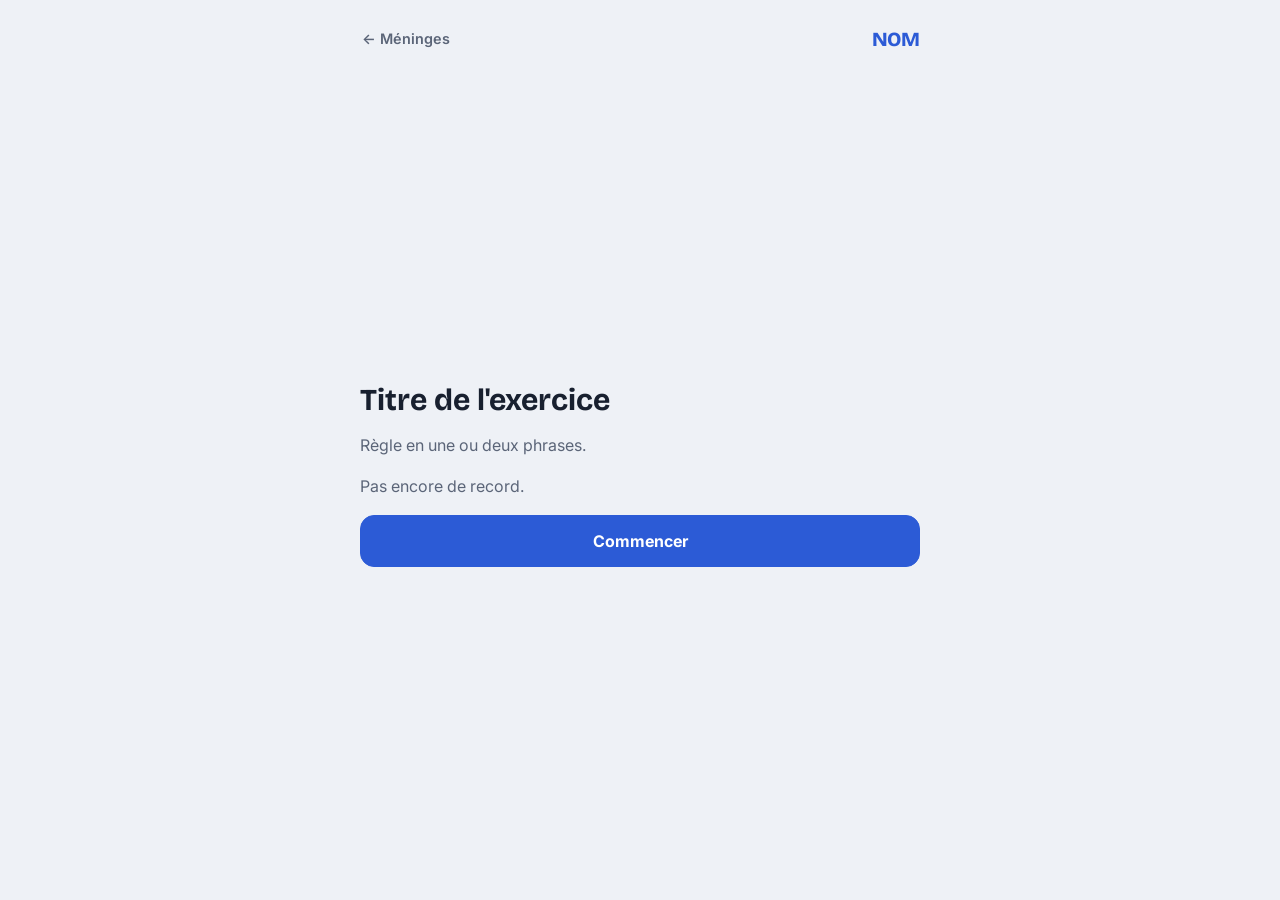
<file: exercices/_modele/index.html>
<!doctype html>
<html lang="fr">
<head>
<meta charset="utf-8">
<meta name="viewport" content="width=device-width, initial-scale=1, viewport-fit=cover">
<title>NOM DE L'EXERCICE · Méninges</title>
<meta name="apple-mobile-web-app-capable" content="yes">
<meta name="mobile-web-app-capable" content="yes">
<meta name="apple-mobile-web-app-title" content="Méninges">
<link rel="apple-touch-icon" href="../../icones/apple-touch-icon.png">
<link rel="icon" type="image/png" sizes="32x32" href="../../icones/favicon-32.png">
<link rel="manifest" href="../../manifest.webmanifest">
<link rel="preconnect" href="https://fonts.googleapis.com">
<link rel="preconnect" href="https://fonts.gstatic.com" crossorigin>
<link rel="stylesheet" href="https://fonts.googleapis.com/css2?family=Bricolage+Grotesque:opsz,wght@12..96,600;12..96,800&family=Inter:wght@400;500;600;700&display=swap">
<link rel="stylesheet" href="../../commun/style.css">
<style>
  /* Couleur propre à l'exercice : reprendre celle du catalogue (commun/commun.js) */
  :root { --exo: #2c5bd6; }
  /* Styles spécifiques à l'exercice ici */
</style>
</head>
<body>
<div class="app">
  <div class="barre">
    <a class="retour" href="../../../">← Méninges</a>
    <h1><span>NOM</span></h1>
  </div>

  <!-- 1. Intro : règle en 1 ou 2 phrases, record actuel, bouton Commencer -->
  <section class="ecran" id="intro">
    <h2>Titre de l'exercice</h2>
    <p>Règle en une ou deux phrases.</p>
    <p id="record-intro"></p>
    <div class="actions"><button class="btn principal" id="b-commencer" type="button">Commencer</button></div>
  </section>

  <!-- 2. Compte à rebours -->
  <section class="ecran" id="decompte" hidden><div class="compte" id="compte"></div></section>

  <!-- 3. Jeu -->
  <section class="ecran" id="jeu" hidden>
    <div class="info"><span id="etape">1 / 20</span><span id="chrono">0,0 s</span></div>
    <div class="progression"><i id="barre"></i></div>
    <!-- contenu du jeu -->
  </section>

  <!-- 4. Résultat : score, badge record, détail, Rejouer / Retour -->
  <section class="ecran" id="resultat" hidden>
    <h2 id="titre-resultat">Terminé !</h2>
    <div class="score" id="score"></div>
    <div><span class="record" id="badge-record" hidden>Nouveau record</span></div>
    <p class="detail" id="detail"></p>
    <div class="actions">
      <button class="btn principal" id="b-rejouer" type="button">Rejouer</button>
      <a class="btn" href="../../../" style="text-align:center;text-decoration:none">Autres exercices</a>
    </div>
  </section>
</div>

<script src="../../commun/commun.js"></script>
<script>
const SLUG = "calcul-eclair"; // slug du catalogue
const M = Meninges;

function afficherRecord() {
  const r = M.meilleur(SLUG);
  document.getElementById("record-intro").textContent = r === null ? "Pas encore de record." : "Ton record : " + M.formatScore(SLUG, r);
}

function commencer() {
  M.montrer("decompte");
  M.compteARebours(document.getElementById("compte"), demarrerJeu);
}

function demarrerJeu() {
  M.montrer("jeu");
  // ... logique du jeu ...
}

function terminer(score, detail) {
  const r = M.enregistrer(SLUG, score);
  document.getElementById("score").innerHTML = M.echap(M.formatScore(SLUG, score));
  document.getElementById("badge-record").hidden = !r.record;
  document.getElementById("detail").textContent = detail;
  M.montrer("resultat");
}

document.getElementById("b-commencer").onclick = commencer;
document.getElementById("b-rejouer").onclick = commencer;
afficherRecord();
</script>
</body>
</html>
</file>
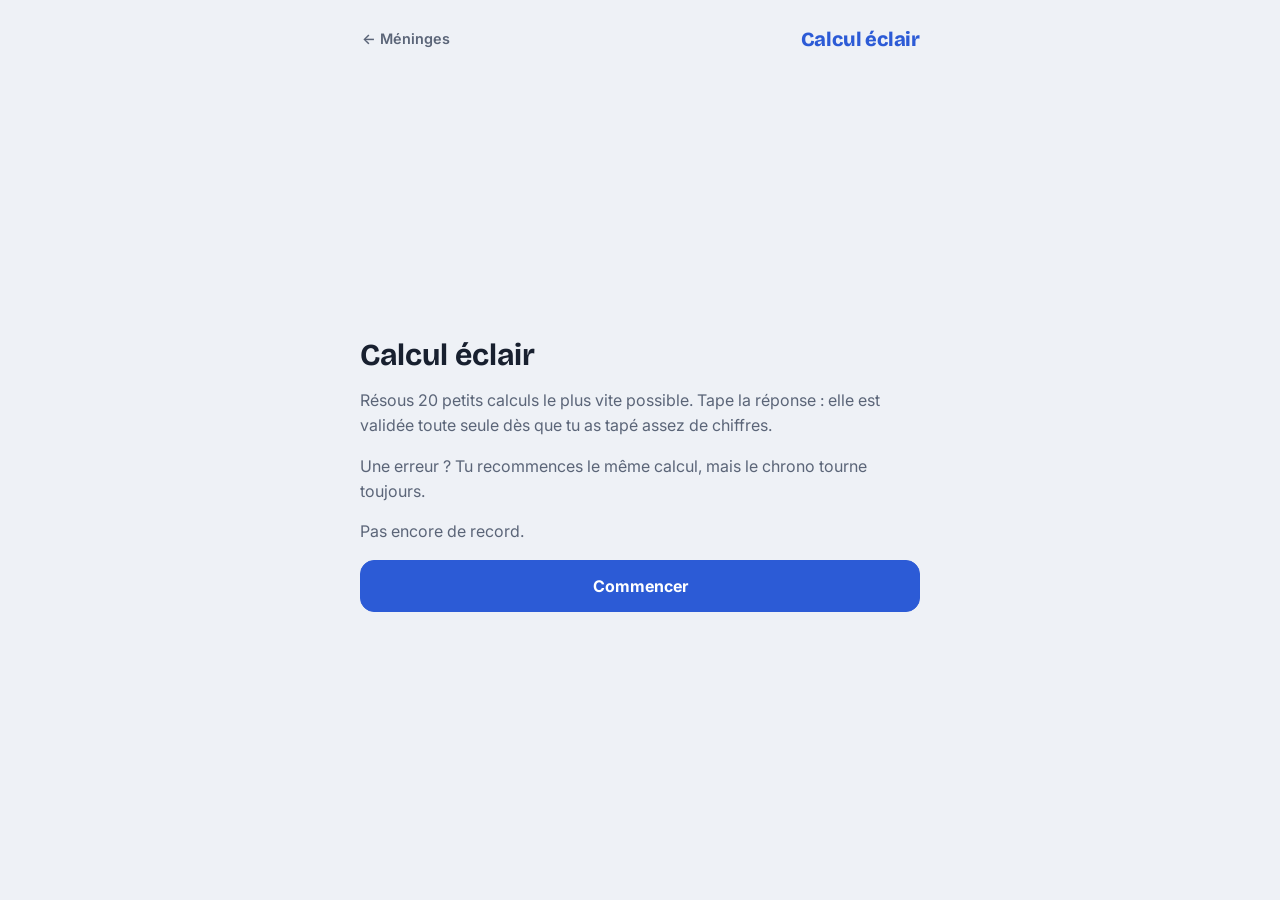
<file: exercices/calcul-eclair/index.html>
<!doctype html>
<html lang="fr">
<head>
<meta charset="utf-8">
<meta name="viewport" content="width=device-width, initial-scale=1, viewport-fit=cover">
<title>Calcul éclair · Méninges</title>
<meta name="apple-mobile-web-app-capable" content="yes">
<meta name="mobile-web-app-capable" content="yes">
<meta name="apple-mobile-web-app-title" content="Méninges">
<link rel="apple-touch-icon" href="../../icones/apple-touch-icon.png">
<link rel="icon" type="image/png" sizes="32x32" href="../../icones/favicon-32.png">
<link rel="manifest" href="../../manifest.webmanifest">
<link rel="preconnect" href="https://fonts.googleapis.com">
<link rel="preconnect" href="https://fonts.gstatic.com" crossorigin>
<link rel="stylesheet" href="https://fonts.googleapis.com/css2?family=Bricolage+Grotesque:opsz,wght@12..96,600;12..96,800&family=Inter:wght@400;500;600;700&display=swap">
<link rel="stylesheet" href="../../commun/style.css">
<style>
  :root { --exo: #2c5bd6; }
  #jeu { justify-content: flex-start; gap: 12px; }
  .zone-calcul {
    flex: 1; min-height: 150px; display: flex; flex-direction: column; align-items: center; justify-content: center; gap: 6px;
    background: var(--surface); border: 2px solid var(--line); border-radius: 18px; padding: 10px;
  }
  .calcul {
    font-family: var(--f-display); font-weight: 800; font-size: clamp(3rem, 16vw, 4.6rem); line-height: 1;
    font-variant-numeric: tabular-nums; letter-spacing: -.01em; white-space: nowrap;
  }
  .saisie {
    min-width: 3.2ch; min-height: 1.2em; font-family: var(--f-display); font-weight: 800; font-size: clamp(2rem, 11vw, 3rem); line-height: 1.2;
    text-align: center; font-variant-numeric: tabular-nums; border-bottom: 3px solid var(--line); color: var(--exo);
  }
  /* En sombre, le bleu de l'exercice manque de contraste comme couleur de texte : version éclaircie pour le texte seulement */
  @media (prefers-color-scheme: dark) { .saisie { color: var(--ink); } .barre h1 span, .score, .compte { color: #7a9cff; } }
  .zone-calcul.bon { border-color: var(--bon); background: color-mix(in srgb, var(--bon) 18%, var(--surface)); }
  .zone-calcul.faux { border-color: var(--faux); background: color-mix(in srgb, var(--faux) 18%, var(--surface)); }
  .pave button { color: var(--ink); user-select: none; -webkit-user-select: none; }
  .pave button:active { filter: brightness(.9); }
  .pave button.ok { color: var(--on-color); }
  #chrono { font-size: 1rem; color: var(--ink); }
  @media (max-height: 620px) { .pave button { height: 50px; } .zone-calcul { min-height: 120px; } }
</style>
</head>
<body>
<div class="app">
  <div class="barre">
    <a class="retour" href="../../../">← Méninges</a>
    <h1><span>Calcul éclair</span></h1>
  </div>

  <section class="ecran" id="intro">
    <h2>Calcul éclair</h2>
    <p>Résous 20 petits calculs le plus vite possible. Tape la réponse : elle est validée toute seule dès que tu as tapé assez de chiffres.</p>
    <p>Une erreur ? Tu recommences le même calcul, mais le chrono tourne toujours.</p>
    <p id="record-intro"></p>
    <div class="actions"><button class="btn principal" id="b-commencer" type="button">Commencer</button></div>
  </section>

  <section class="ecran" id="decompte" hidden><div class="compte" id="compte"></div></section>

  <section class="ecran" id="jeu" hidden>
    <div class="info"><span id="etape">1 / 20</span><span id="chrono">0,0 s</span></div>
    <div class="progression"><i id="barre"></i></div>
    <div class="zone-calcul" id="zone">
      <div class="calcul" id="calcul" aria-live="polite"></div>
      <div class="saisie" id="saisie" aria-label="Ta réponse"></div>
    </div>
    <div class="pave" id="pave">
      <button type="button" data-t="1">1</button><button type="button" data-t="2">2</button><button type="button" data-t="3">3</button>
      <button type="button" data-t="4">4</button><button type="button" data-t="5">5</button><button type="button" data-t="6">6</button>
      <button type="button" data-t="7">7</button><button type="button" data-t="8">8</button><button type="button" data-t="9">9</button>
      <button type="button" data-t="effacer" aria-label="Effacer">⌫</button><button type="button" data-t="0">0</button><button type="button" class="ok" data-t="ok">OK</button>
    </div>
  </section>

  <section class="ecran" id="resultat" hidden>
    <h2 id="titre-resultat">Terminé !</h2>
    <div class="score" id="score"></div>
    <div><span class="record" id="badge-record" hidden>Nouveau record</span></div>
    <p class="detail" id="detail"></p>
    <div class="actions">
      <button class="btn principal" id="b-rejouer" type="button">Rejouer</button>
      <a class="btn" href="../../../" style="text-align:center;text-decoration:none">Autres exercices</a>
    </div>
  </section>
</div>

<script src="../../commun/commun.js"></script>
<script src="logique.js"></script>
<script>
const SLUG = "calcul-eclair";
const NB = 20;
const M = Meninges;
const $ = id => document.getElementById(id);
const reduit = () => matchMedia("(prefers-reduced-motion: reduce)").matches;

let calculs = [], index = 0, saisie = "", erreurs = 0, debut = 0, enJeu = false, bloque = false, rafChrono = 0, minuteFlash = 0;

function afficherRecord() {
  const r = M.meilleur(SLUG);
  $("record-intro").textContent = r === null ? "Pas encore de record." : "Ton record : " + M.formatScore(SLUG, r);
}

function commencer() {
  enJeu = false;
  M.montrer("decompte");
  M.compteARebours($("compte"), demarrerJeu);
}

function demarrerJeu() {
  calculs = CalculEclair.genererCalculs(NB);
  index = 0; saisie = ""; erreurs = 0; bloque = false;
  $("chrono").textContent = M.formatTemps(0) + " s";
  $("zone").classList.remove("bon", "faux");
  M.montrer("jeu");
  afficherCalcul();
  debut = M.maintenant();
  enJeu = true;
  tic();
}

function tic() {
  if (!enJeu) return;
  $("chrono").textContent = M.formatTemps(M.maintenant() - debut) + " s";
  rafChrono = requestAnimationFrame(tic);
}

function afficherCalcul() {
  $("etape").textContent = (index + 1) + " / " + NB;
  $("barre").style.width = (index / NB * 100) + "%";
  $("calcul").textContent = calculs[index].texte;
  majSaisie();
}

function majSaisie() { $("saisie").textContent = saisie; }

function flash(classe, duree) {
  const z = $("zone");
  clearTimeout(minuteFlash);
  z.classList.remove("bon", "faux");
  z.classList.add(classe);
  minuteFlash = setTimeout(() => z.classList.remove(classe), duree);
}

function taper(t) {
  if (!enJeu || bloque) return;
  if (t === "effacer") { saisie = saisie.slice(0, -1); majSaisie(); return; }
  if (t === "ok") { if (saisie) valider(); return; }
  if (saisie.length >= 2) return;
  saisie += t;
  majSaisie();
  if (saisie.length === String(calculs[index].reponse).length) valider();
}

function valider() {
  const c = calculs[index];
  if (Number(saisie) === c.reponse) {
    M.vibrer(15);
    index++;
    if (index >= NB) { finir(); return; }
    bloque = true;
    flash("bon", reduit() ? 120 : 220);
    // Courte pause pour voir la bonne réponse, puis calcul suivant
    setTimeout(() => { bloque = false; saisie = ""; afficherCalcul(); }, reduit() ? 60 : 140);
  } else {
    erreurs++;
    M.vibrer([30, 40, 30]);
    flash("faux", 350);
    bloque = true;
    setTimeout(() => { bloque = false; saisie = ""; majSaisie(); }, 250);
  }
}

function finir() {
  enJeu = false;
  cancelAnimationFrame(rafChrono);
  const total = Math.round(M.maintenant() - debut);
  $("chrono").textContent = M.formatTemps(total) + " s";
  $("barre").style.width = "100%";
  const moyenne = M.formatTemps(total / NB);
  const txtErr = erreurs === 0 ? "Aucune erreur, bravo !" : erreurs === 1 ? "1 erreur." : erreurs + " erreurs.";
  terminer(total, txtErr + " En moyenne " + moyenne + " s par calcul.");
}

function terminer(score, detail) {
  const r = M.enregistrer(SLUG, score);
  $("score").innerHTML = M.echap(M.formatScore(SLUG, score));
  $("badge-record").hidden = !r.record;
  $("titre-resultat").textContent = r.record ? "Plus rapide que jamais !" : "Terminé !";
  $("detail").textContent = detail;
  afficherRecord();
  M.montrer("resultat");
}

$("pave").addEventListener("click", e => {
  const b = e.target.closest("button[data-t]");
  if (b) { taper(b.dataset.t); b.blur(); }
});

document.addEventListener("keydown", e => {
  if (!enJeu || e.ctrlKey || e.metaKey || e.altKey) return;
  if (/^[0-9]$/.test(e.key)) { e.preventDefault(); taper(e.key); }
  else if (e.key === "Backspace" || e.key === "Delete") { e.preventDefault(); taper("effacer"); }
  else if (e.key === "Enter") { e.preventDefault(); taper("ok"); }
});

$("b-commencer").onclick = commencer;
$("b-rejouer").onclick = commencer;
afficherRecord();
</script>
</body>
</html>
</file>
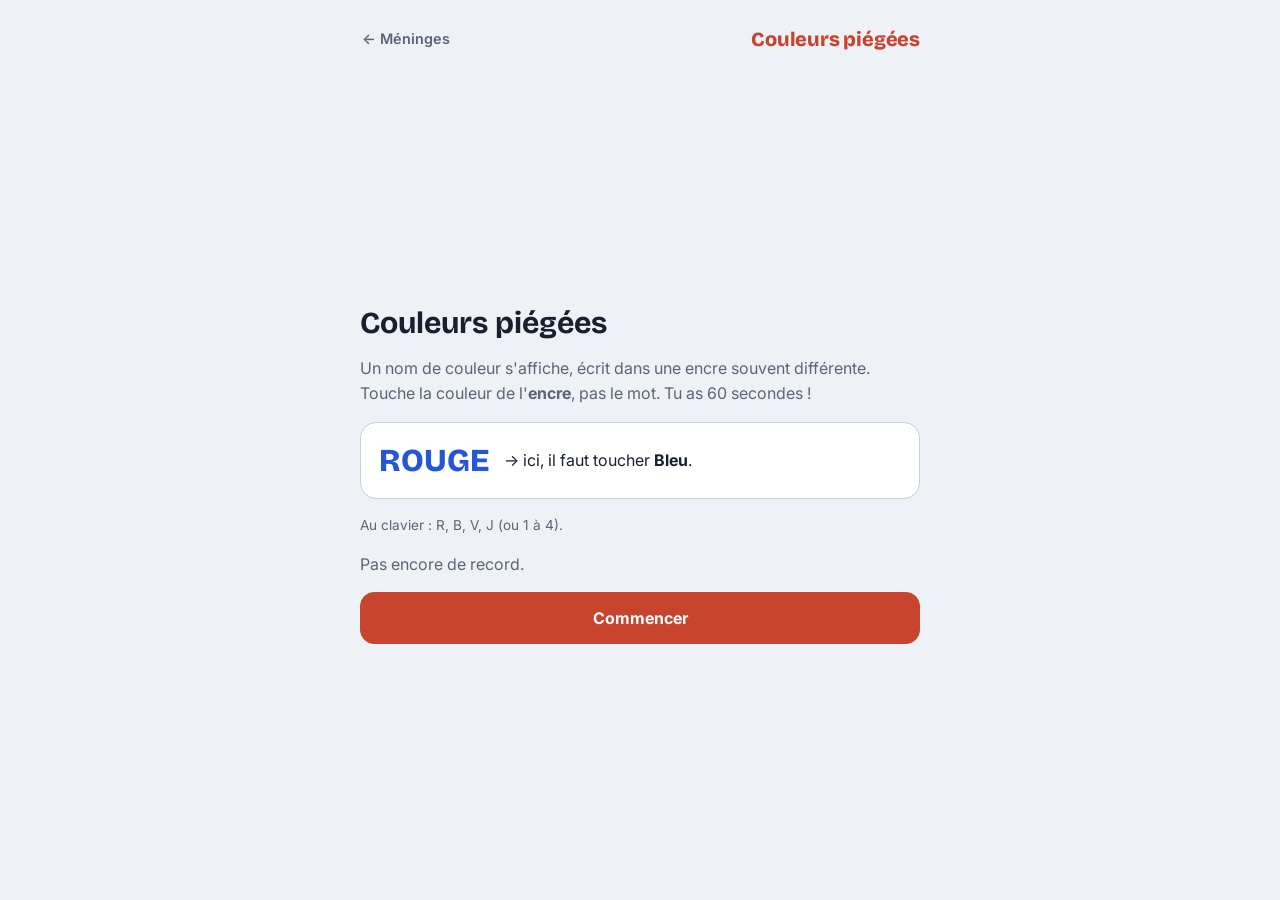
<file: exercices/couleurs-piegees/index.html>
<!doctype html>
<html lang="fr">
<head>
<meta charset="utf-8">
<meta name="viewport" content="width=device-width, initial-scale=1, viewport-fit=cover">
<title>Couleurs piégées · Méninges</title>
<meta name="apple-mobile-web-app-capable" content="yes">
<meta name="mobile-web-app-capable" content="yes">
<meta name="apple-mobile-web-app-title" content="Méninges">
<link rel="apple-touch-icon" href="../../icones/apple-touch-icon.png">
<link rel="icon" type="image/png" sizes="32x32" href="../../icones/favicon-32.png">
<link rel="manifest" href="../../manifest.webmanifest">
<link rel="preconnect" href="https://fonts.googleapis.com">
<link rel="preconnect" href="https://fonts.gstatic.com" crossorigin>
<link rel="stylesheet" href="https://fonts.googleapis.com/css2?family=Bricolage+Grotesque:opsz,wght@12..96,600;12..96,800&family=Inter:wght@400;500;600;700&display=swap">
<link rel="stylesheet" href="../../commun/style.css">
<style>
  :root {
    --exo: #c8442f;
    /* Encres du jeu (c'est le contenu). Rouge foncé / vert plus clair : se distinguent aussi par la luminosité. */
    --encre-rouge: #b3241a;
    --encre-bleu: #2456d6;
    --encre-vert: #2c9a4b;
    --encre-jaune: #e0a800;
    --contour-jaune: #7a5900; /* fin contour pour lire le jaune sur fond clair */
  }
  @media (prefers-color-scheme: dark) { :root {
    --encre-rouge: #ff5a4a;
    --encre-bleu: #6f9bff;
    --encre-vert: #5ad17a;
    --encre-jaune: #ffd23f;
    --contour-jaune: transparent;
  } }

  #jeu { justify-content: flex-start; }
  #jeu .info b { color: var(--ink); }
  .mot {
    flex: 1; min-height: 140px; display: flex; align-items: center; justify-content: center;
    background: var(--surface); border: 1px solid var(--line); border-radius: 20px;
    font: 800 clamp(3.2rem, 17vw, 5.6rem) var(--f-display); letter-spacing: .02em;
    user-select: none; -webkit-user-select: none;
  }
  .mot[data-encre="rouge"] { color: var(--encre-rouge); }
  .mot[data-encre="bleu"]  { color: var(--encre-bleu); }
  .mot[data-encre="vert"]  { color: var(--encre-vert); }
  .mot[data-encre="jaune"] { color: var(--encre-jaune);
    /* contour par ombres (le text-stroke fait apparaître les tracés internes de la police variable) */
    text-shadow: 1px 0 var(--contour-jaune), -1px 0 var(--contour-jaune), 0 1px var(--contour-jaune), 0 -1px var(--contour-jaune),
                 1px 1px var(--contour-jaune), -1px -1px var(--contour-jaune), 1px -1px var(--contour-jaune), -1px 1px var(--contour-jaune); }
  #jeu .reponses { gap: 12px; }
  #jeu .reponse { min-height: 84px; font-size: 1.4rem; }
  .clavier { font-size: .85rem; }
  @media (hover: none) { .clavier { display: none; } }
  .exemple { display: flex; align-items: center; gap: 14px; }
  .exemple .mini { font: 800 2rem var(--f-display); color: var(--encre-bleu); }
</style>
</head>
<body>
<div class="app">
  <div class="barre">
    <a class="retour" href="../../../">← Méninges</a>
    <h1><span>Couleurs piégées</span></h1>
  </div>

  <!-- 1. Intro -->
  <section class="ecran" id="intro">
    <h2>Couleurs piégées</h2>
    <p>Un nom de couleur s'affiche, écrit dans une encre souvent différente. Touche la couleur de l'<strong>encre</strong>, pas le mot. Tu as 60 secondes&nbsp;!</p>
    <div class="carte exemple">
      <span class="mini">ROUGE</span>
      <span>→ ici, il faut toucher <strong>Bleu</strong>.</span>
    </div>
    <p class="clavier">Au clavier&nbsp;: R, B, V, J (ou 1 à 4).</p>
    <p id="record-intro"></p>
    <div class="actions"><button class="btn principal" id="b-commencer" type="button">Commencer</button></div>
  </section>

  <!-- 2. Compte à rebours -->
  <section class="ecran" id="decompte" hidden><div class="compte" id="compte"></div></section>

  <!-- 3. Jeu -->
  <section class="ecran" id="jeu" hidden>
    <div class="info"><span>Points&nbsp;: <b id="points">0</b></span><span id="chrono">60 s</span></div>
    <div class="progression"><i id="barre"></i></div>
    <div class="mot" id="mot" aria-live="off"></div>
    <div class="reponses" id="reponses">
      <button class="reponse" type="button" data-couleur="rouge">Rouge</button>
      <button class="reponse" type="button" data-couleur="bleu">Bleu</button>
      <button class="reponse" type="button" data-couleur="vert">Vert</button>
      <button class="reponse" type="button" data-couleur="jaune">Jaune</button>
    </div>
  </section>

  <!-- 4. Résultat -->
  <section class="ecran" id="resultat" hidden>
    <h2 id="titre-resultat">Temps écoulé&nbsp;!</h2>
    <div class="score" id="score"></div>
    <div><span class="record" id="badge-record" hidden>Nouveau record</span></div>
    <p class="detail" id="detail"></p>
    <div class="actions">
      <button class="btn principal" id="b-rejouer" type="button">Rejouer</button>
      <a class="btn" href="../../../" style="text-align:center;text-decoration:none">Autres exercices</a>
    </div>
  </section>
</div>

<script src="../../commun/commun.js"></script>
<script src="logique.js"></script>
<script>
const SLUG = "couleurs-piegees";
const M = Meninges;
const L = CouleursPiegees;
const $ = id => document.getElementById(id);
const TOUCHES = { r: "rouge", b: "bleu", v: "vert", j: "jaune", "1": "rouge", "2": "bleu", "3": "vert", "4": "jaune" };

let etat = null, question = null, debutQuestion = 0, debutPartie = 0, minuteur = null, enJeu = false;

function afficherRecord() {
  const r = M.meilleur(SLUG);
  $("record-intro").textContent = r === null ? "Pas encore de record." : "Ton record : " + M.formatScore(SLUG, r);
}

function commencer() {
  M.montrer("decompte");
  M.compteARebours($("compte"), demarrerJeu);
}

function demarrerJeu() {
  etat = L.nouvellePartie();
  question = null;
  $("points").textContent = "0";
  M.montrer("jeu");
  document.activeElement && document.activeElement.blur && document.activeElement.blur();
  enJeu = true;
  debutPartie = M.maintenant();
  questionSuivante();
  tic();
  minuteur = setInterval(tic, 100);
}

function questionSuivante() {
  question = L.generer(question);
  const el = $("mot");
  el.textContent = question.mot.toUpperCase();
  el.dataset.encre = question.encre;
  debutQuestion = M.maintenant();
}

function tic() {
  const reste = Math.max(0, L.DUREE_MS - (M.maintenant() - debutPartie));
  $("barre").style.width = (reste / L.DUREE_MS * 100) + "%";
  $("chrono").textContent = Math.ceil(reste / 1000) + " s";
  if (reste <= 0) finPartie();
}

function repondre(couleur) {
  if (!enJeu) return;
  const t = M.maintenant() - debutQuestion;
  const juste = L.repondre(etat, question, couleur, t);
  $("points").textContent = etat.points;
  const bouton = document.querySelector('.reponse[data-couleur="' + couleur + '"]');
  if (!juste) {
    M.vibrer(60);
    marquer(bouton, "faux", 280);
    const mot = $("mot");
    mot.classList.remove("flash-faux"); void mot.offsetWidth; mot.classList.add("flash-faux");
  } else {
    marquer(bouton, "bon", 120);
  }
  questionSuivante();
}

function marquer(bouton, classe, ms) {
  bouton.classList.remove("bon", "faux");
  bouton.classList.add(classe);
  clearTimeout(bouton._t);
  bouton._t = setTimeout(() => bouton.classList.remove(classe), ms);
}

function finPartie() {
  if (!enJeu) return;
  enJeu = false;
  clearInterval(minuteur);
  document.querySelectorAll(".reponse").forEach(b => b.classList.remove("bon", "faux"));
  const moy = L.tempsMoyen(etat);
  const s = n => n > 1 ? "s" : "";
  let detail = etat.bons + " bonne" + s(etat.bons) + " réponse" + s(etat.bons) + ", " +
               etat.erreurs + " erreur" + s(etat.erreurs) + ".";
  if (moy !== null) detail += " Temps de réaction moyen : " + (moy / 1000).toFixed(2).replace(".", ",") + " s.";
  terminer(etat.points, detail);
}

function terminer(score, detail) {
  const r = M.enregistrer(SLUG, score);
  $("score").innerHTML = M.echap(M.formatScore(SLUG, score));
  $("badge-record").hidden = !r.record;
  $("detail").textContent = detail;
  afficherRecord();
  M.montrer("resultat");
}

// Réponses : pointerdown pour la réactivité au doigt, click pour le clavier (Entrée/Espace sur un bouton).
document.querySelectorAll(".reponse").forEach(b => {
  b.addEventListener("pointerdown", e => { if (e.button !== 0) return; e.preventDefault(); repondre(b.dataset.couleur); });
  b.addEventListener("click", e => { if (e.detail === 0) repondre(b.dataset.couleur); });
});
document.addEventListener("keydown", e => {
  if (!enJeu || e.repeat || e.ctrlKey || e.metaKey || e.altKey) return;
  const c = TOUCHES[e.key.toLowerCase()];
  if (c) { e.preventDefault(); repondre(c); }
});

$("b-commencer").onclick = commencer;
$("b-rejouer").onclick = commencer;
afficherRecord();
</script>
</body>
</html>
</file>
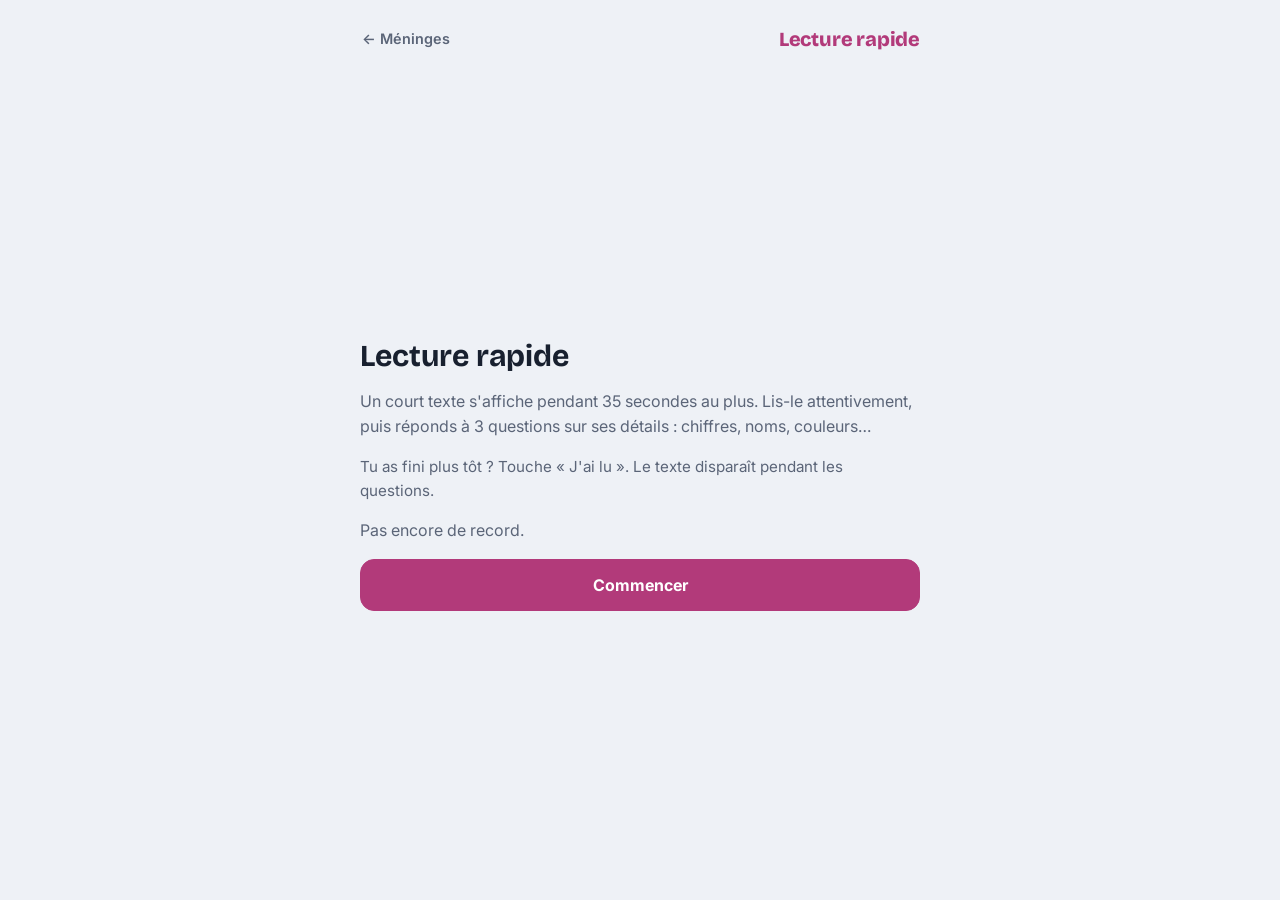
<file: exercices/lecture-rapide/index.html>
<!doctype html>
<html lang="fr">
<head>
<meta charset="utf-8">
<meta name="viewport" content="width=device-width, initial-scale=1, viewport-fit=cover">
<title>Lecture rapide · Méninges</title>
<meta name="apple-mobile-web-app-capable" content="yes">
<meta name="mobile-web-app-capable" content="yes">
<meta name="apple-mobile-web-app-title" content="Méninges">
<link rel="apple-touch-icon" href="../../icones/apple-touch-icon.png">
<link rel="icon" type="image/png" sizes="32x32" href="../../icones/favicon-32.png">
<link rel="manifest" href="../../manifest.webmanifest">
<link rel="preconnect" href="https://fonts.googleapis.com">
<link rel="preconnect" href="https://fonts.gstatic.com" crossorigin>
<link rel="stylesheet" href="https://fonts.googleapis.com/css2?family=Bricolage+Grotesque:opsz,wght@12..96,600;12..96,800&family=Inter:wght@400;500;600;700&display=swap">
<link rel="stylesheet" href="../../commun/style.css">
<style>
  :root { --exo: #b23a7a; --exo-texte: #b23a7a; }
  @media (prefers-color-scheme: dark) { :root { --exo-texte: #e489bb; } }
  html, body { touch-action: manipulation; }
  body.lecture .app { height: 100%; }
  /* Pendant la lecture, on masque l'en-tête pour laisser toute la place au texte */
  body.lecture .barre { display: none; }

  #lecture { justify-content: flex-start; gap: 10px; min-height: 0; }
  #lecture .info, #questions .info { flex: none; }
  .texte {
    flex: 1 1 auto; min-height: 0; overflow: auto; padding: 12px 14px;
    -webkit-user-select: none; user-select: none;
  }
  .texte h3 { font-family: var(--f-display); font-size: 1.15em; margin: 0 0 .35em; color: var(--exo-texte); line-height: 1.2; }
  .texte p { margin: 0; color: var(--ink); font-size: inherit; line-height: 1.5; text-wrap: pretty; hyphens: auto; -webkit-hyphens: auto; }
  #b-lu { flex: none; min-height: 52px; }
  #lecture .progression > i { transition: none; }
  body.lecture .app { padding-block: 8px 10px; }
  @media (max-height: 700px) {
    #lecture { gap: 8px; }
    .texte { padding: 10px 12px; }
    .texte p { line-height: 1.45; }
    #b-lu { min-height: 48px; padding-block: 12px; }
  }
  /* Très petite hauteur (Safari avec ses barres sur iPhone SE) : le temps restant passe dans le bouton */
  .reste-btn { display: none; font-weight: 600; opacity: .85; }
  @media (max-height: 600px) {
    #lecture .info { display: none; }
    .reste-btn { display: inline; }
    #lecture { gap: 6px; }
    .texte { padding: 8px 12px; }
    .texte p { line-height: 1.4; }
    .texte h3 { margin-bottom: .2em; }
  }

  #questions { justify-content: flex-start; padding-top: 6px; }
  #questions .question { font-family: var(--f-display); font-weight: 800; font-size: 1.4rem; line-height: 1.25; color: var(--ink); margin: 6px 0 4px; text-wrap: balance; min-height: 3.75em; }
  #props { --cols: 1; }
  #props .reponse {
    min-height: 58px; padding: 10px 16px; font: 600 1.1rem var(--f-body); text-align: left; line-height: 1.3;
    transition: background-color .15s;
  }
  #props .reponse:disabled { cursor: default; }
  #props .reponse.attenue { opacity: .55; }
  #props .reponse:disabled:not(.bon):not(.faux) { color: var(--ink); }
  .retour-q { min-height: 1.5em; font-weight: 700; text-align: center; }
  .retour-q.ok { color: var(--bon); } .retour-q.ko { color: var(--faux); }
  .intro-note { font-size: .95rem; }
</style>
</head>
<body>
<div class="app">
  <div class="barre">
    <a class="retour" href="../../../">← Méninges</a>
    <h1><span>Lecture rapide</span></h1>
  </div>

  <section class="ecran" id="intro">
    <h2>Lecture rapide</h2>
    <p>Un court texte s'affiche pendant 35 secondes au plus. Lis-le attentivement, puis réponds à 3 questions sur ses détails : chiffres, noms, couleurs…</p>
    <p class="intro-note">Tu as fini plus tôt ? Touche « J'ai lu ». Le texte disparaît pendant les questions.</p>
    <p id="record-intro"></p>
    <div class="actions"><button class="btn principal" id="b-commencer" type="button">Commencer</button></div>
  </section>

  <section class="ecran" id="decompte" hidden><div class="compte" id="compte"></div></section>

  <section class="ecran" id="lecture" hidden>
    <div class="info"><span>Lis bien !</span><span id="reste">35 s</span></div>
    <div class="progression"><i id="barre-lecture" style="width:100%"></i></div>
    <article class="carte texte" id="texte" aria-live="off"><h3 id="titre-texte"></h3><p id="corps-texte"></p></article>
    <button class="btn principal" id="b-lu" type="button">J'ai lu<span class="reste-btn" id="reste-btn"> · 35 s</span></button>
  </section>

  <section class="ecran" id="questions" hidden>
    <div class="info"><span id="etape">Question 1 / 3</span><span id="bilan">0 bonne</span></div>
    <div class="progression"><i id="barre-q"></i></div>
    <p class="question" id="question"></p>
    <div class="reponses" id="props"></div>
    <p class="retour-q" id="retour-q" aria-live="polite"></p>
  </section>

  <section class="ecran" id="resultat" hidden>
    <h2 id="titre-resultat">Terminé !</h2>
    <div class="score" id="score"></div>
    <div><span class="record" id="badge-record" hidden>Nouveau record</span></div>
    <p class="detail" id="detail"></p>
    <div class="actions">
      <button class="btn principal" id="b-rejouer" type="button">Rejouer</button>
      <a class="btn" href="../../../" style="text-align:center;text-decoration:none">Autres exercices</a>
    </div>
  </section>
</div>

<script src="../../commun/commun.js"></script>
<script src="textes.js"></script>
<script src="logique.js"></script>
<script>
const SLUG = "lecture-rapide";
const M = Meninges, L = LectureLogique;
const DUREE = 35000;                 // temps de lecture maximal (ms)
const CLE_RECENTS = "lecture-rapide-recents";
const $ = id => document.getElementById(id);

let partie = null;                   // { texte, mots, debut, tempsLecture, finie, i, bonnes, question }
let rafLecture = 0, minuteur = 0;

function afficherRecord() {
  const r = M.meilleur(SLUG);
  $("record-intro").textContent = r === null ? "Pas encore de record." : "Ton record : " + M.formatScore(SLUG, r);
}

function commencer() {
  clearTimeout(minuteur);
  const recents = M.lire(CLE_RECENTS, []);
  const texte = L.choisirTexte(TEXTES_LECTURE, Array.isArray(recents) ? recents : []);
  M.ecrire(CLE_RECENTS, L.noterRecent(Array.isArray(recents) ? recents : [], texte.id));
  partie = { texte, mots: L.compterMots(texte.texte), i: 0, bonnes: 0 };
  $("titre-texte").textContent = texte.titre;
  $("corps-texte").textContent = L.insecables(texte.texte);
  M.montrer("decompte");
  M.compteARebours($("compte"), demarrerLecture);
}

// Ajuste la taille du texte (de 21 px à 17 px) pour qu'il tienne sans défilement
function ajusterTexte() {
  const boite = $("texte");
  for (let px = 21; px >= 17; px -= 0.5) {
    boite.style.fontSize = px + "px";
    if (boite.scrollHeight <= boite.clientHeight + 1) return;
  }
}

function demarrerLecture() {
  document.body.classList.add("lecture");
  M.montrer("lecture");
  $("texte").scrollTop = 0;
  ajusterTexte();
  partie.debut = M.maintenant();
  partie.finie = false;
  const boucle = () => {
    const ecoule = M.maintenant() - partie.debut;
    const reste = Math.max(0, DUREE - ecoule);
    $("barre-lecture").style.width = (reste / DUREE * 100) + "%";
    const sec = Math.ceil(reste / 1000) + " s";
    $("reste").textContent = sec;
    $("reste-btn").textContent = " · " + sec;
    if (reste <= 0) finirLecture(true);
    else rafLecture = requestAnimationFrame(boucle);
  };
  boucle();
}

function finirLecture(tempsEcoule) {
  if (!partie || partie.finie) return;
  partie.finie = true;
  cancelAnimationFrame(rafLecture);
  partie.tempsLecture = Math.min(DUREE, M.maintenant() - partie.debut);
  partie.tempsEcoule = !!tempsEcoule;
  if (tempsEcoule) M.vibrer(60);
  document.body.classList.remove("lecture");
  M.montrer("questions");
  afficherQuestion();
}

function afficherQuestion() {
  const q = L.preparerQuestion(partie.texte.questions[partie.i], M.melanger);
  partie.question = q;
  $("etape").textContent = "Question " + (partie.i + 1) + " / 3";
  $("bilan").textContent = partie.bonnes + (partie.bonnes > 1 ? " bonnes" : " bonne");
  $("barre-q").style.width = (partie.i / 3 * 100) + "%";
  $("question").textContent = L.insecables(q.q);
  $("retour-q").textContent = "";
  $("retour-q").className = "retour-q";
  const zone = $("props");
  zone.innerHTML = "";
  q.propositions.forEach((p, k) => {
    const b = document.createElement("button");
    b.type = "button"; b.className = "reponse"; b.textContent = p;
    b.onclick = () => repondre(k);
    zone.appendChild(b);
  });
}

function repondre(k) {
  const q = partie.question;
  const boutons = [...$("props").children];
  if (boutons[0].disabled) return;
  boutons.forEach(b => { b.disabled = true; });
  const juste = k === q.bonne;
  boutons[q.bonne].classList.add("bon");
  if (!juste) {
    boutons[k].classList.add("faux");
    boutons.forEach((b, j) => { if (j !== k && j !== q.bonne) b.classList.add("attenue"); });
    $("props").classList.add("flash-faux");
    M.vibrer([40, 60, 40]);
  } else {
    boutons.forEach((b, j) => { if (j !== k) b.classList.add("attenue"); });
    partie.bonnes++;
  }
  $("retour-q").textContent = juste ? "Bonne réponse !" : L.insecables("Raté : c'était « " + q.propositions[q.bonne] + " »");
  $("retour-q").className = "retour-q " + (juste ? "ok" : "ko");
  $("bilan").textContent = partie.bonnes + (partie.bonnes > 1 ? " bonnes" : " bonne");
  $("barre-q").style.width = ((partie.i + 1) / 3 * 100) + "%";
  minuteur = setTimeout(() => {
    $("props").classList.remove("flash-faux");
    partie.i++;
    if (partie.i < 3) afficherQuestion(); else terminer();
  }, juste ? 1000 : 1900);
}

function terminer() {
  const score = partie.bonnes;
  const r = M.enregistrer(SLUG, score);
  const titres = ["On en relit un autre ?", "Pas mal !", "Bien joué !", "Parfait !"];
  $("titre-resultat").textContent = titres[score];
  $("score").innerHTML = M.echap(M.formatScore(SLUG, score));
  $("badge-record").hidden = !r.record;
  const temps = M.formatTemps(partie.tempsLecture) + " s";
  const wpm = L.vitesse(partie.mots, partie.tempsLecture);
  $("detail").textContent =
    score + (score > 1 ? " bonnes réponses" : " bonne réponse") + " sur 3. " +
    (partie.tempsEcoule ? "Temps écoulé : tu as lu pendant " + temps : "Texte lu en " + temps) +
    " (" + partie.mots + " mots), soit " + wpm + " mots par minute.";
  M.montrer("resultat");
}

$("b-commencer").onclick = commencer;
$("b-rejouer").onclick = commencer;
$("b-lu").onclick = () => finirLecture(false);
window.addEventListener("resize", () => { if (document.body.classList.contains("lecture")) ajusterTexte(); });
afficherRecord();
</script>
</body>
</html>
</file>
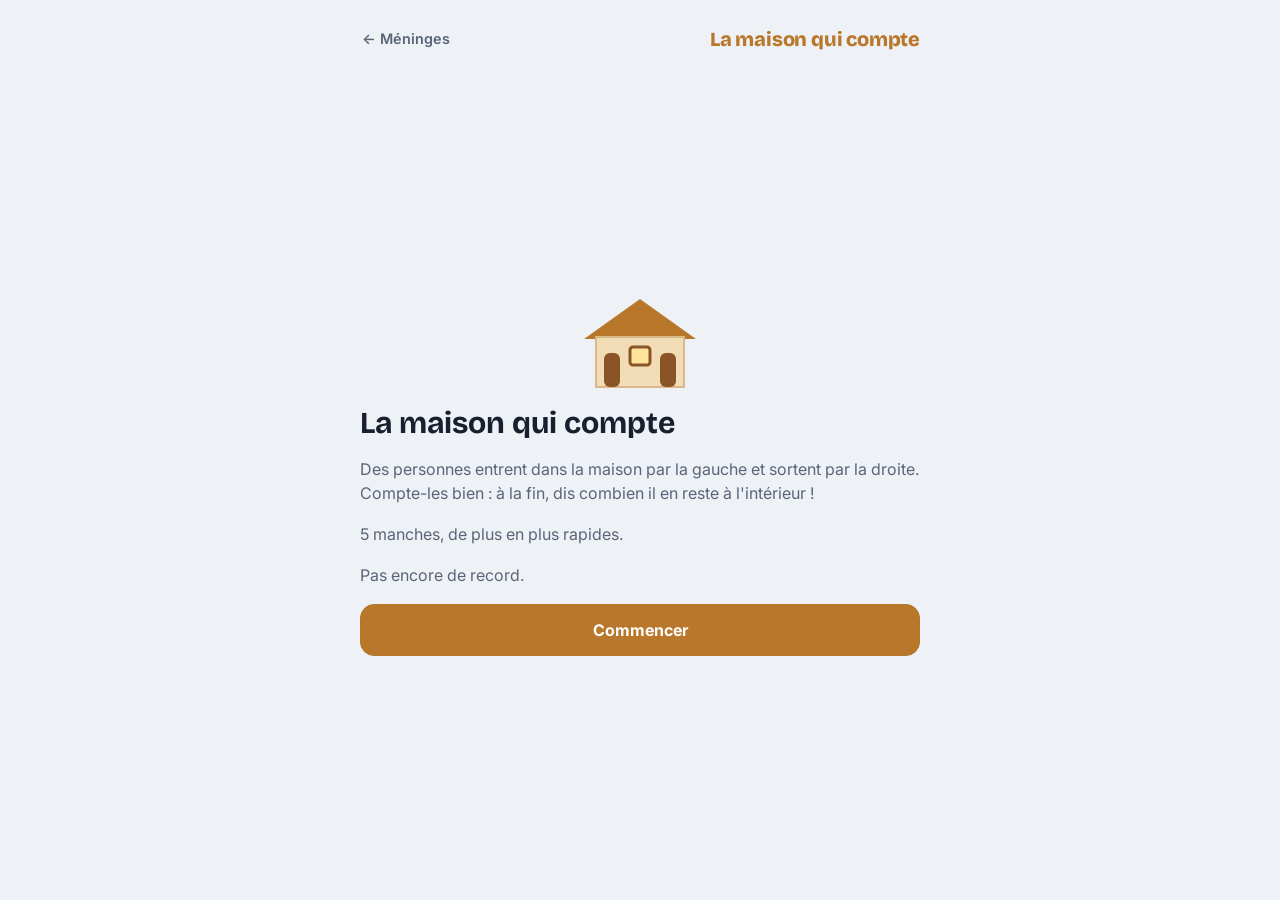
<file: exercices/maison-qui-compte/index.html>
<!doctype html>
<html lang="fr">
<head>
<meta charset="utf-8">
<meta name="viewport" content="width=device-width, initial-scale=1, viewport-fit=cover">
<title>La maison qui compte · Méninges</title>
<meta name="apple-mobile-web-app-capable" content="yes">
<meta name="mobile-web-app-capable" content="yes">
<meta name="apple-mobile-web-app-title" content="Méninges">
<link rel="apple-touch-icon" href="../../icones/apple-touch-icon.png">
<link rel="icon" type="image/png" sizes="32x32" href="../../icones/favicon-32.png">
<link rel="manifest" href="../../manifest.webmanifest">
<link rel="preconnect" href="https://fonts.googleapis.com">
<link rel="preconnect" href="https://fonts.gstatic.com" crossorigin>
<link rel="stylesheet" href="https://fonts.googleapis.com/css2?family=Bricolage+Grotesque:opsz,wght@12..96,600;12..96,800&family=Inter:wght@400;500;600;700&display=swap">
<link rel="stylesheet" href="../../commun/style.css">
<style>
  :root {
    --exo: #b8772a;
    --ciel: #e3eef9; --herbe: #9fca7c; --mur: #f2dcb6; --mur-bord: #d9b98a; --toit-ombre: #8f5a1d;
    --dedans: #fbefd9; --plancher: #d7b688; --porte: #8a5427; --vitre: #ffe39a; --contour: rgba(25, 20, 15, .55);
  }
  @media (prefers-color-scheme: dark) { :root {
    --ciel: #1c2638; --herbe: #2f5236; --mur: #dcc196; --mur-bord: #b8996a; --toit-ombre: #7a4c18;
    --dedans: #4a3a2b; --plancher: #33281d; --porte: #6c401c; --vitre: #f3c75a; --contour: rgba(255, 255, 255, .7);
  } }

  #jeu { justify-content: flex-start; gap: 10px; }
  .scene {
    position: relative; flex: 1 1 auto; min-height: 120px; max-height: 340px; overflow: hidden;
    background: var(--ciel); border: 1px solid var(--line); border-radius: 16px;
    touch-action: manipulation; user-select: none; -webkit-user-select: none;
  }
  .scene .sol { position: absolute; left: 0; right: 0; bottom: 0; height: 14px; background: var(--herbe); z-index: 5; }
  .toit { position: absolute; z-index: 3; background: var(--exo); clip-path: polygon(50% 0, 100% 100%, 0 100%); }
  .toit::after { content: ""; position: absolute; left: 0; right: 0; bottom: 0; height: 6px; background: var(--toit-ombre); }
  .interieur { position: absolute; z-index: 1; background: var(--dedans); box-shadow: inset 0 -10px 0 var(--plancher), inset 0 0 0 2px var(--mur-bord); }
  .facade {
    position: absolute; z-index: 3; background: var(--mur); transform-origin: top center;
    box-shadow: inset 0 0 0 2px var(--mur-bord);
    background-image: repeating-linear-gradient(0deg, transparent 0 13px, rgba(0,0,0,.05) 13px 14px);
  }
  .porte { position: absolute; bottom: 0; background: var(--porte); border-radius: 12px 12px 0 0; }
  .porte::after { content: ""; position: absolute; top: 52%; width: 5px; height: 5px; border-radius: 50%; background: var(--vitre); }
  .porte.g::after { right: 5px; } .porte.d::after { left: 5px; }
  .fenetre {
    position: absolute; left: 50%; transform: translateX(-50%); background: var(--vitre); border: 3px solid var(--porte); border-radius: 6px;
    background-image: linear-gradient(var(--porte), var(--porte)), linear-gradient(var(--porte), var(--porte));
    background-size: 3px 100%, 100% 3px; background-position: center; background-repeat: no-repeat;
  }
  .perso { position: absolute; left: 0; bottom: 14px; z-index: 4; opacity: 0; pointer-events: none; transform-origin: bottom center; }
  .perso.dedans { z-index: 2; }
  .perso svg { display: block; width: 100%; height: 100%; overflow: visible; }
  .perso.marche svg { animation: pas .34s ease-in-out infinite alternate; }
  @keyframes pas { to { transform: translateY(-2px); } }

  .question { display: flex; align-items: center; gap: 12px; min-height: 52px; }
  .ecran p.consigne { flex: 1; color: var(--ink); font-weight: 600; line-height: 1.3; }
  .consigne.bon { color: var(--bon) !important; } .consigne.faux { color: var(--faux) !important; }
  .saisie {
    flex: 0 0 auto; min-width: 66px; height: 50px; padding: 0 10px; border-radius: 12px; display: grid; place-items: center;
    background: var(--surface); border: 2px solid var(--line); font: 800 1.8rem var(--f-display); font-variant-numeric: tabular-nums;
  }
  .saisie.vide { color: var(--muted); }
  .saisie.active { border-color: var(--exo); }
  .saisie.bon { background: var(--bon); border-color: var(--bon); color: var(--on-color); }
  .saisie.faux { background: var(--faux); border-color: var(--faux); color: var(--on-color); }
  #pave button { height: 50px; min-height: 44px; }
  #pave button:disabled { opacity: .45; cursor: default; }
  .intro-maison { width: 120px; height: auto; align-self: center; }
</style>
</head>
<body>
<div class="app">
  <div class="barre">
    <a class="retour" href="../../../">← Méninges</a>
    <h1><span>La maison qui compte</span></h1>
  </div>

  <!-- 1. Intro -->
  <section class="ecran" id="intro">
    <svg class="intro-maison" viewBox="0 0 120 96" aria-hidden="true">
      <polygon points="60,4 116,44 4,44" fill="#b8772a"/>
      <rect x="16" y="42" width="88" height="50" fill="#f2dcb6" stroke="#d9b98a" stroke-width="2"/>
      <rect x="24" y="58" width="16" height="34" rx="6" fill="#8a5427"/>
      <rect x="80" y="58" width="16" height="34" rx="6" fill="#8a5427"/>
      <rect x="50" y="52" width="20" height="18" rx="3" fill="#ffe39a" stroke="#8a5427" stroke-width="3"/>
    </svg>
    <h2>La maison qui compte</h2>
    <p>Des personnes entrent dans la maison par la gauche et sortent par la droite. Compte-les bien : à la fin, dis combien il en reste à l'intérieur !</p>
    <p>5 manches, de plus en plus rapides.</p>
    <p id="record-intro"></p>
    <div class="actions"><button class="btn principal" id="b-commencer" type="button">Commencer</button></div>
  </section>

  <!-- 2. Compte à rebours -->
  <section class="ecran" id="decompte" hidden><div class="compte" id="compte"></div></section>

  <!-- 3. Jeu -->
  <section class="ecran" id="jeu" hidden>
    <div class="info"><span id="etape">Manche 1 / 5</span><span id="reussies">Réussies : 0</span></div>
    <div class="progression"><i id="barre"></i></div>
    <div class="scene" id="scene" aria-hidden="true">
      <div class="interieur" id="interieur"></div>
      <div class="facade" id="facade">
        <div class="porte g" id="porte-g"></div>
        <div class="fenetre" id="fenetre"></div>
        <div class="porte d" id="porte-d"></div>
      </div>
      <div class="toit" id="toit"></div>
      <div class="sol"></div>
    </div>
    <div class="question">
      <p class="consigne" id="consigne" aria-live="polite"></p>
      <div class="saisie vide" id="saisie" aria-live="polite">?</div>
    </div>
    <div class="pave" id="pave">
      <button type="button" data-t="1">1</button><button type="button" data-t="2">2</button><button type="button" data-t="3">3</button>
      <button type="button" data-t="4">4</button><button type="button" data-t="5">5</button><button type="button" data-t="6">6</button>
      <button type="button" data-t="7">7</button><button type="button" data-t="8">8</button><button type="button" data-t="9">9</button>
      <button type="button" data-t="eff" aria-label="Effacer">⌫</button><button type="button" data-t="0">0</button>
      <button type="button" data-t="ok" class="ok">Valider</button>
    </div>
  </section>

  <!-- 4. Résultat -->
  <section class="ecran" id="resultat" hidden>
    <h2 id="titre-resultat">Terminé !</h2>
    <div class="score" id="score"></div>
    <div><span class="record" id="badge-record" hidden>Nouveau record</span></div>
    <p class="detail" id="detail"></p>
    <div class="actions">
      <button class="btn principal" id="b-rejouer" type="button">Rejouer</button>
      <a class="btn" href="../../../" style="text-align:center;text-decoration:none">Autres exercices</a>
    </div>
  </section>
</div>

<script src="../../commun/commun.js"></script>
<script src="logique.js"></script>
<script>
const SLUG = "maison-qui-compte";
const M = Meninges, L = MaisonLogique;
const $ = id => document.getElementById(id);
const scene = $("scene"), facade = $("facade"), consigne = $("consigne"), saisieEl = $("saisie"), pave = $("pave");
const reduit = window.matchMedia("(prefers-reduced-motion: reduce)");
const SOL = 14;

const CHEMISES = ["#e0533d", "#2f7fd1", "#3aa35b", "#e9a11b", "#8b5cc9", "#16a3a3", "#d94f8c"];
const PANTALONS = ["#2f3d5c", "#5a4632", "#3b4a3a", "#4b3f63"];
const PEAUX = ["#f3cfa6", "#dca679", "#b07247", "#7a4b2c"];
const CHEVEUX = ["#2b2118", "#5b3a1e", "#a0652b", "#1c1c1c", "#bdb6ad"];

let partie = 0;          // jeton : une nouvelle partie invalide les animations de l'ancienne
let etat = "repos";      // "anim" | "question" | "retour"
let saisie = "";
let geo = null, numero = 0, manche = null, reussies = 0, rates = [];
let couleurs = [];

const attendre = ms => new Promise(r => setTimeout(r, ms));

function afficherRecord() {
  const r = M.meilleur(SLUG);
  $("record-intro").textContent = r === null ? "Pas encore de record." : "Ton record : " + M.formatScore(SLUG, r);
}

// ---------- Géométrie de la scène (recalculée à chaque manche et au redimensionnement) ----------
function px(el, o) { for (const k in o) el.style[k] = Math.round(o[k]) + "px"; }
function mesurer() {
  const W = scene.clientWidth, H = scene.clientHeight;
  const hw = Math.min(W * 0.52, 230), hx = (W - hw) / 2;
  const hh = Math.min(H - 18, 220);
  const toitH = Math.round(hh * 0.36), mursH = hh - toitH;
  const ph = Math.round(Math.min(54, mursH * 0.6)), pw = Math.round(ph * 0.52);
  const dw = Math.round(pw * 1.35), dh = Math.min(ph + 6, mursH - 8);
  const porteG = hx + hw * 0.08, porteD = hx + hw * 0.92 - dw;
  geo = { W, H, hw, hx, mursH, ph, pw, dw, porteG, porteD };
  px($("toit"), { left: hx - hw * 0.07, width: hw * 1.14, bottom: SOL + mursH - 2, height: toitH });
  px($("interieur"), { left: hx, width: hw, bottom: SOL, height: mursH });
  px(facade, { left: hx, width: hw, bottom: SOL, height: mursH });
  px($("porte-g"), { left: porteG - hx, width: dw, height: dh });
  px($("porte-d"), { left: porteD - hx, width: dw, height: dh });
  const f = Math.min(hw * 0.2, mursH * 0.3);
  px($("fenetre"), { top: mursH * 0.18, width: f, height: f });
}

// ---------- Personnages ----------
function couleurSuivante() {
  if (!couleurs.length) couleurs = M.melanger(CHEMISES);
  return couleurs.pop();
}
function creerPersonne(k) {
  const el = document.createElement("div");
  el.className = "perso";
  k = k || 0.9 + Math.random() * 0.18;
  el.style.width = (geo.pw * k).toFixed(1) + "px";
  el.style.height = (geo.ph * k).toFixed(1) + "px";
  const peau = PEAUX[M.aleatoire(0, PEAUX.length - 1)], cheveux = CHEVEUX[M.aleatoire(0, CHEVEUX.length - 1)];
  const pant = PANTALONS[M.aleatoire(0, PANTALONS.length - 1)];
  el.innerHTML =
    `<svg viewBox="0 0 26 50"><g stroke="var(--contour)" stroke-width="1.2">` +
    `<rect x="7" y="32" width="5" height="17" rx="2.5" fill="${pant}"/><rect x="14" y="32" width="5" height="17" rx="2.5" fill="${pant}"/>` +
    `<rect x="4.5" y="15" width="17" height="21" rx="6.5" fill="${couleurSuivante()}"/>` +
    `<circle cx="13" cy="8.5" r="6.8" fill="${peau}"/></g>` +
    `<path d="M6.2 8.3a6.8 6.8 0 0 1 13.6 0q-3.4-2.6-6.8-2.2-3.4-.4-6.8 2.2z" fill="${cheveux}"/></svg>`;
  scene.appendChild(el);
  return el;
}
const tx = x => `translateX(${x.toFixed(1)}px)`;

// Fait marcher une personne de x=de à x=a. En mouvement réduit : 3 positions nettes, sans glissement, même durée.
function marcher(el, { de, a, duree, delai = 0, apparait = false, disparait = false }) {
  el.classList.add("marche");
  const larg = parseFloat(el.style.width);
  let kf;
  if (!reduit.matches) {
    kf = [{ transform: tx(de), opacity: apparait ? 0 : 1, offset: 0 }];
    if (apparait) kf.push({ transform: tx(de + (a - de) * 0.1), opacity: 1, offset: 0.1 });
    if (disparait) kf.push({ transform: tx(de + (a - de) * 0.88), opacity: 1, offset: 0.88 });
    kf.push({ transform: tx(a), opacity: disparait ? 0 : 1, offset: 1 });
  } else {
    const mini = 4, maxi = geo.W - larg - 4, c = x => Math.max(mini, Math.min(maxi, x));
    const p0 = c(de), p2 = c(a), p1 = (p0 + p2) / 2;
    const cache = disparait || a > maxi || a < mini;
    kf = [
      { transform: tx(p0), opacity: 1, offset: 0 }, { transform: tx(p0), opacity: 1, offset: 0.3 },
      { transform: tx(p1), opacity: 1, offset: 0.3 }, { transform: tx(p1), opacity: 1, offset: 0.6 },
      { transform: tx(p2), opacity: 1, offset: 0.6 }
    ].concat(cache
      ? [{ transform: tx(p2), opacity: 1, offset: 0.9 }, { transform: tx(p2), opacity: 0, offset: 0.9 }, { transform: tx(p2), opacity: 0, offset: 1 }]
      : [{ transform: tx(p2), opacity: 1, offset: 1 }]);
  }
  const anim = el.animate(kf, { duration: duree, delay: delai, fill: "forwards", easing: "linear" });
  return anim.finished.then(() => el.classList.remove("marche"), () => {});
}

// Ferme (volet qui descend) ou ouvre la façade
async function volet(ferme, duree = 650) {
  const de = ferme ? "scaleY(0)" : "scaleY(1)", a = ferme ? "scaleY(1)" : "scaleY(0)";
  const kf = reduit.matches
    ? [{ transform: de, offset: 0 }, { transform: de, offset: 0.5 }, { transform: a, offset: 0.5 }, { transform: a, offset: 1 }]
    : [{ transform: de }, { transform: a }];
  const anim = facade.animate(kf, { duration: duree, easing: "ease-in-out", fill: "forwards" });
  await anim.finished.catch(() => {});
  facade.style.transform = a;
  anim.cancel();
}

function viderDedans() { scene.querySelectorAll(".perso").forEach(p => p.remove()); }

// Place n personnes immobiles à l'intérieur (révélation de la bonne réponse)
function montrerDedans(n) {
  const avant = n > 4 ? Math.ceil(n / 2) : n, arriere = n - avant;
  const rang = (nb, k, dy) => {
    for (let i = 0; i < nb; i++) {
      const el = creerPersonne(k);
      el.classList.add("dedans");
      const x = geo.hx + geo.hw * (i + 1) / (nb + 1) - geo.pw * k / 2;
      el.style.bottom = (SOL + dy) + "px";
      el.style.transform = tx(x);
      el.style.opacity = 1;
    }
  };
  rang(arriere, 0.8, Math.round(geo.mursH * 0.36));
  rang(avant, 1, 0);
}

// ---------- Déroulement ----------
function commencer() {
  partie++;
  M.montrer("decompte");
  M.compteARebours($("compte"), demarrerJeu);
}

function demarrerJeu() {
  M.montrer("jeu");
  numero = 0; reussies = 0; rates = [];
  viderDedans();
  facade.getAnimations().forEach(a => a.cancel());
  facade.style.transform = "scaleY(0)";
  mancheSuivante(partie);
}

function majInfo() {
  $("etape").textContent = "Manche " + Math.min(numero + 1, 5) + " / 5";
  $("reussies").textContent = "Réussies : " + reussies;
  $("barre").style.width = (numero / 5 * 100) + "%";
}

function activerPave(oui) { pave.querySelectorAll("button").forEach(b => { b.disabled = !oui; }); }
function majSaisie(classe) {
  saisieEl.textContent = saisie === "" ? "?" : saisie;
  saisieEl.className = "saisie" + (saisie === "" ? " vide" : "") + (classe ? " " + classe : "");
}
function dire(texte, classe) { consigne.textContent = texte; consigne.className = "consigne" + (classe ? " " + classe : ""); }

async function mancheSuivante(jeton) {
  if (jeton !== partie) return;
  if (numero >= 5) return finir();
  const cfg = L.MANCHES[numero];
  manche = L.genererManche(cfg);
  majInfo();
  etat = "anim"; saisie = ""; majSaisie(); activerPave(false);
  mesurer();

  // On vide la maison (ouverte) de la manche précédente
  if (scene.querySelector(".perso")) { await attendre(250); viderDedans(); }
  if (facade.style.transform !== "scaleY(0)") await volet(false, 400);

  // 1. Au départ : on voit entrer les premiers occupants
  const n0 = manche.depart;
  dire(n0 === 0 ? "Au départ, la maison est vide." : "Manche " + (numero + 1) + " : regarde qui entre…");
  await attendre(600);
  if (jeton !== partie) return;
  const proms = [];
  for (let i = 0; i < n0; i++) {
    const el = creerPersonne();
    el.classList.add("dedans");
    const slot = geo.hx + geo.hw * (n0 - i) / (n0 + 1) - parseFloat(el.style.width) / 2;
    proms.push(marcher(el, { de: -geo.pw - 8, a: slot, duree: 1500, delai: i * 420 }));
  }
  await Promise.all(proms);
  await attendre(n0 === 0 ? 900 : 700);
  if (jeton !== partie) return;

  // 2. On ferme la maison
  dire("On ferme la maison !");
  await volet(true);
  if (jeton !== partie) return;
  viderDedans();
  dire(cfg.simul > 0 ? "Compte bien… ça entre et sort en même temps !" : "Compte bien…");
  await attendre(700);

  // 3. Les mouvements
  for (const mv of manche.mouvements) {
    if (jeton !== partie) return;
    await jouerMouvement(mv, cfg);
    await attendre(cfg.pause);
  }
  if (jeton !== partie) return;

  // 4. La question
  etat = "question";
  dire("Combien de personnes sont dans la maison ?");
  majSaisie("active"); activerPave(true);
}

function jouerMouvement(mv, cfg) {
  const ecart = Math.max(200, cfg.duree * 0.32);
  const proms = [];
  const centreG = geo.porteG + geo.dw / 2, centreD = geo.porteD + geo.dw / 2;
  for (let i = 0; i < mv.entrees; i++) {
    const el = creerPersonne(), l = parseFloat(el.style.width);
    proms.push(marcher(el, { de: -l - 8, a: centreG - l / 2, duree: cfg.duree, delai: i * ecart, disparait: true }).then(() => el.remove()));
  }
  for (let i = 0; i < mv.sorties; i++) {
    const el = creerPersonne(), l = parseFloat(el.style.width);
    proms.push(marcher(el, { de: centreD - l / 2, a: geo.W + 8, duree: cfg.duree, delai: i * ecart, apparait: true }).then(() => el.remove()));
  }
  return Promise.all(proms);
}

function taper(t) {
  if (etat !== "question") return;
  if (t === "ok") return valider();
  if (t === "eff") saisie = saisie.slice(0, -1);
  else if (saisie.length < 2) saisie = (saisie === "0" ? "" : saisie) + t;
  majSaisie("active");
}

async function valider() {
  if (saisie === "") {
    saisieEl.classList.remove("flash-faux"); void saisieEl.offsetWidth; saisieEl.classList.add("flash-faux");
    return;
  }
  const jeton = partie;
  etat = "retour"; activerPave(false);
  const donne = parseInt(saisie, 10), bon = manche.final;
  const ok = donne === bon;
  if (ok) {
    reussies++;
    majSaisie("bon");
    dire(bon === 0 ? "Bravo, la maison est bien vide !" : "Bravo, il y en a bien " + bon + " !", "bon");
    M.vibrer(30);
  } else {
    rates.push({ manche: numero + 1, bon, donne });
    majSaisie("faux");
    dire(bon === 0 ? "Raté : la maison était vide." : "Raté : il y en avait " + bon + ".", "faux");
    M.vibrer([60, 40, 60]);
  }
  numero++;
  majInfo();
  if (numero >= 5) $("etape").textContent = "Manche 5 / 5";
  // On ouvre la maison pour montrer qui est dedans
  montrerDedans(bon);
  await volet(false, 500);
  await attendre(ok ? 1700 : 2500);
  mancheSuivante(jeton);
}

function finir() {
  etat = "repos";
  const r = M.enregistrer(SLUG, reussies);
  $("score").innerHTML = M.echap(M.formatScore(SLUG, reussies));
  $("badge-record").hidden = !r.record;
  $("titre-resultat").textContent = reussies === 5 ? "Sans faute !" : reussies >= 3 ? "Bien compté !" : "Terminé !";
  let detail = reussies === 5 ? "Sans faute : 5 manches réussies sur 5 !"
    : reussies + (reussies > 1 ? " manches réussies" : " manche réussie") + " sur 5.";
  for (const x of rates) detail += " Manche " + x.manche + " : il y en avait " + x.bon + ", tu as dit " + x.donne + ".";
  $("detail").textContent = detail;
  viderDedans();
  afficherRecord();
  M.montrer("resultat");
}

// ---------- Entrées ----------
pave.addEventListener("click", e => { const b = e.target.closest("button"); if (b && !b.disabled) taper(b.dataset.t); });
document.addEventListener("keydown", e => {
  if (etat !== "question" || e.ctrlKey || e.metaKey || e.altKey) return;
  if (/^[0-9]$/.test(e.key)) { taper(e.key); e.preventDefault(); }
  else if (e.key === "Backspace" || e.key === "Delete") { taper("eff"); e.preventDefault(); }
  else if (e.key === "Enter") { taper("ok"); e.preventDefault(); }
});
window.addEventListener("resize", () => { if (!$("jeu").hidden && etat !== "anim") mesurer(); });

$("b-commencer").onclick = commencer;
$("b-rejouer").onclick = commencer;
afficherRecord();
</script>
</body>
</html>
</file>
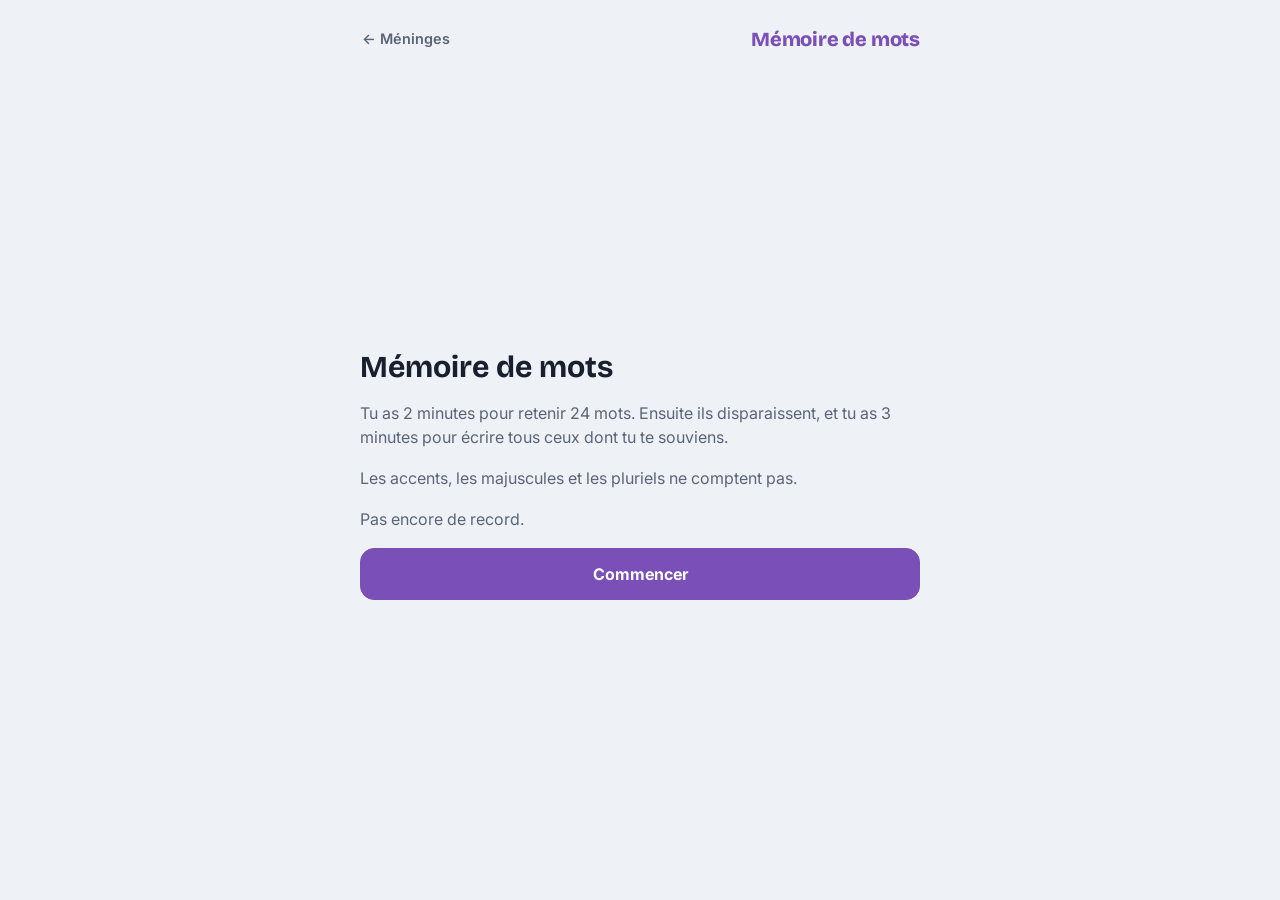
<file: exercices/memoire-mots/index.html>
<!doctype html>
<html lang="fr">
<head>
<meta charset="utf-8">
<meta name="viewport" content="width=device-width, initial-scale=1, viewport-fit=cover">
<title>Mémoire de mots · Méninges</title>
<meta name="apple-mobile-web-app-capable" content="yes">
<meta name="mobile-web-app-capable" content="yes">
<meta name="apple-mobile-web-app-title" content="Méninges">
<link rel="apple-touch-icon" href="../../icones/apple-touch-icon.png">
<link rel="icon" type="image/png" sizes="32x32" href="../../icones/favicon-32.png">
<link rel="manifest" href="../../manifest.webmanifest">
<link rel="preconnect" href="https://fonts.googleapis.com">
<link rel="preconnect" href="https://fonts.gstatic.com" crossorigin>
<link rel="stylesheet" href="https://fonts.googleapis.com/css2?family=Bricolage+Grotesque:opsz,wght@12..96,600;12..96,800&family=Inter:wght@400;500;600;700&display=swap">
<link rel="stylesheet" href="../../commun/style.css">
<style>
  :root { --exo: #7a4fb8; --exo-texte: #7a4fb8; }
  @media (prefers-color-scheme: dark) { :root { --exo-texte: #b99af0; } }
  .score, .compte { color: var(--exo-texte); }

  /* Les écrans de jeu partent du haut (le clavier iPhone ne doit pas cacher le champ) */
  #memo, #rappel, #resultat { justify-content: flex-start; gap: 12px; }
  #resultat { padding-bottom: 8px; }

  .info .alerte { color: var(--faux); }

  /* Grille des 24 mots */
  .grille { display: grid; grid-template-columns: repeat(3, 1fr); gap: 6px; list-style: none; margin: 0; padding: 0; }
  @media (min-width: 480px) { .grille { grid-template-columns: repeat(4, 1fr); gap: 8px; } }
  .grille li {
    min-height: 44px; display: flex; align-items: center; justify-content: center; text-align: center;
    background: var(--surface); border: 1px solid var(--line); border-radius: 10px; padding: 4px 4px;
    font: 600 1.05rem/1.15 var(--f-display); overflow-wrap: anywhere;
  }
  @media (max-height: 600px) { .grille li { min-height: 38px; } }

  /* Rappel */
  .saisie { display: flex; gap: 8px; }
  .saisie input {
    flex: 1; min-width: 0; font: 500 1.1rem var(--f-body); /* ≥ 16 px : pas de zoom Safari */
    padding: 12px 14px; min-height: 50px; border-radius: 12px; border: 1px solid var(--line);
    background: var(--surface); color: var(--ink); scroll-margin-top: 80px;
  }
  .saisie input:focus { outline: 2px solid var(--exo); outline-offset: 0; border-color: var(--exo); }
  .saisie .btn { padding: 12px 16px; min-height: 50px; }
  .message { min-height: 1.5em; margin: 0; font-weight: 600; font-size: .95rem; color: var(--muted); }
  .message .faux { color: var(--faux); }
  .message .bon { color: var(--bon); }
  .barre h1 span { color: var(--exo-texte); }
  .petit { padding: 8px 14px; min-height: 44px; font-size: .9rem; }
  .entete-rappel { display: flex; align-items: center; justify-content: space-between; gap: 10px; color: var(--muted); font-weight: 600; font-size: .9rem; font-variant-numeric: tabular-nums; }
  .entete-rappel .compteur { color: var(--ink); }

  .trouves { display: flex; flex-wrap: wrap; gap: 6px; list-style: none; margin: 0; padding: 0; }
  .trouves li {
    padding: 6px 12px; border-radius: 99px; font-weight: 600;
    background: var(--surface); border: 1px solid var(--bon); color: var(--ink);
  }
  .trouves li.neuf { animation: apparait .3s ease-out; }
  .trouves li.rappel { animation: flashbon .5s; }
  .trouves li.vide { color: var(--muted); font-style: italic; font-weight: 500; border: 0; background: none; padding: 6px 0; }
  @keyframes apparait { from { transform: scale(.7); opacity: 0; } }

  /* Résultat : retrouvés / oubliés */
  .grille.bilan li.oui { background: var(--bon); border-color: var(--bon); color: var(--on-color); }
  .grille.bilan li.oui::before { content: "✓\00a0"; }
  .grille.bilan li.non { background: transparent; border-style: dashed; color: var(--muted); font-weight: 600; }
  .legende { display: flex; gap: 14px; font-size: .85rem; color: var(--muted); align-items: center; flex-wrap: wrap; }
  .legende i { display: inline-block; width: 14px; height: 14px; border-radius: 4px; vertical-align: -2px; margin-right: 5px; }
  .legende .l-oui { background: var(--bon); }
  .legende .l-non { border: 1px dashed var(--muted); }
</style>
</head>
<body>
<div class="app">
  <div class="barre">
    <a class="retour" href="../../../">← Méninges</a>
    <h1><span>Mémoire de mots</span></h1>
  </div>

  <!-- 1. Intro -->
  <section class="ecran" id="intro">
    <h2>Mémoire de mots</h2>
    <p>Tu as 2 minutes pour retenir 24 mots. Ensuite ils disparaissent, et tu as 3 minutes pour écrire tous ceux dont tu te souviens.</p>
    <p>Les accents, les majuscules et les pluriels ne comptent pas.</p>
    <p id="record-intro"></p>
    <div class="actions"><button class="btn principal" id="b-commencer" type="button">Commencer</button></div>
  </section>

  <!-- 2. Compte à rebours -->
  <section class="ecran" id="decompte" hidden><div class="compte" id="compte"></div></section>

  <!-- 3a. Mémorisation -->
  <section class="ecran" id="memo" hidden>
    <div class="info"><span>Retiens ces 24 mots</span><span id="chrono-memo">2:00</span></div>
    <div class="progression"><i id="barre-memo"></i></div>
    <ul class="grille" id="grille" aria-label="Mots à retenir"></ul>
    <div class="actions"><button class="btn principal" id="b-fini-memo" type="button">J'ai fini</button></div>
  </section>

  <!-- 3b. Rappel : champ en haut pour rester visible au-dessus du clavier -->
  <section class="ecran" id="rappel" hidden>
    <div class="entete-rappel">
      <span><span id="chrono-rappel">3:00</span> · <span class="compteur" id="compteur">0 / 24</span></span>
      <button class="btn petit" id="b-fini-rappel" type="button">J'ai fini</button>
    </div>
    <div class="progression"><i id="barre-rappel"></i></div>
    <form class="saisie" id="form" autocomplete="off">
      <input id="champ" type="text" autofocus aria-label="Un mot dont tu te souviens" placeholder="Écris un mot…"
             autocomplete="off" autocorrect="off" autocapitalize="none" spellcheck="false" enterkeyhint="send" maxlength="60">
      <button class="btn principal" id="b-ajouter" type="submit">Ajouter</button>
    </form>
    <p class="message" id="message" aria-live="polite"></p>
    <ul class="trouves" id="trouves" aria-label="Mots retrouvés"></ul>
  </section>

  <!-- 4. Résultat -->
  <section class="ecran" id="resultat" hidden>
    <h2 id="titre-resultat">Terminé !</h2>
    <div class="score" id="score"></div>
    <div><span class="record" id="badge-record" hidden>Nouveau record</span></div>
    <p class="detail" id="detail"></p>
    <div class="legende"><span><i class="l-oui"></i>retrouvé</span><span><i class="l-non"></i>oublié</span></div>
    <ul class="grille bilan" id="bilan" aria-label="Les 24 mots"></ul>
    <div class="actions">
      <button class="btn principal" id="b-rejouer" type="button">Rejouer</button>
      <a class="btn" href="../../../" style="text-align:center;text-decoration:none">Autres exercices</a>
    </div>
  </section>
</div>

<script src="../../commun/commun.js"></script>
<script src="mots.js"></script>
<script src="logique.js"></script>
<script>
const SLUG = "memoire-mots";
const M = Meninges, L = MemoireMots;
const NB_MOTS = 24, DUREE_MEMO = 120000, DUREE_RAPPEL = 180000;
const $ = id => document.getElementById(id);

let mots = [], index = null, trouves = new Set(), ordreTrouves = [], intrus = new Set();
let arreterMinuteur = null, debutRappel = 0, tempsMemo = 0, debutMemo = 0, timerMessage = null, finie = false;

const pluriel = n => n + (n > 1 ? " mots" : " mot");
const mmss = ms => { const s = Math.ceil(ms / 1000); return Math.floor(s / 60) + ":" + String(s % 60).padStart(2, "0"); };

function afficherRecord() {
  const r = M.meilleur(SLUG);
  $("record-intro").textContent = r === null ? "Pas encore de record." : "Ton record : " + pluriel(r) + " sur " + NB_MOTS + ".";
}

// Minuteur : appelle tic(reste) régulièrement, puis fin(). Renvoie une fonction d'arrêt.
function minuteur(duree, tic, fin) {
  const debut = M.maintenant();
  tic(duree);
  const id = setInterval(() => {
    const reste = duree - (M.maintenant() - debut);
    if (reste <= 0) { clearInterval(id); tic(0); fin(); } else tic(reste);
  }, 200);
  return () => clearInterval(id);
}
function stopMinuteur() { if (arreterMinuteur) { arreterMinuteur(); arreterMinuteur = null; } }

function afficherTemps(elChrono, elBarre, reste, duree) {
  elChrono.textContent = mmss(reste);
  elChrono.classList.toggle("alerte", reste <= 10000);
  elBarre.style.width = (100 * reste / duree) + "%";
}

function commencer() {
  stopMinuteur();
  mots = L.tirerMots(MOTS_MEMOIRE, NB_MOTS, M.melanger);
  index = L.creerIndex(mots);
  trouves = new Set(); ordreTrouves = []; intrus = new Set(); finie = false;
  $("grille").innerHTML = mots.map(m => "<li>" + M.echap(m) + "</li>").join("");
  M.montrer("decompte");
  M.compteARebours($("compte"), demarrerMemo);
}

function demarrerMemo() {
  M.montrer("memo");
  debutMemo = M.maintenant();
  arreterMinuteur = minuteur(DUREE_MEMO, r => afficherTemps($("chrono-memo"), $("barre-memo"), r, DUREE_MEMO), demarrerRappel);
}

function demarrerRappel() {
  stopMinuteur();
  tempsMemo = Math.min(M.maintenant() - debutMemo, DUREE_MEMO);
  $("grille").innerHTML = "";
  $("champ").value = "";
  $("message").textContent = ""; $("message").className = "message";
  majTrouves(null);
  M.montrer("rappel");
  $("champ").focus();
  debutRappel = M.maintenant();
  arreterMinuteur = minuteur(DUREE_RAPPEL, r => afficherTemps($("chrono-rappel"), $("barre-rappel"), r, DUREE_RAPPEL), terminer);
}

function majTrouves(neufs, rappels) {
  $("compteur").textContent = trouves.size + " / " + NB_MOTS;
  const ul = $("trouves");
  if (!ordreTrouves.length) { ul.innerHTML = '<li class="vide">Tes mots retrouvés s\'afficheront ici.</li>'; return; }
  // Les plus récents en premier, pour qu'ils restent visibles au-dessus du clavier
  ul.innerHTML = [...ordreTrouves].reverse().map(m => {
    const cls = neufs && neufs.includes(m) ? "neuf" : rappels && rappels.includes(m) ? "rappel" : "";
    return '<li class="' + cls + '">' + M.echap(m) + "</li>";
  }).join("");
}

// morceaux : [[texte, genre]] avec genre "bon", "faux" ou "" ; effacé après quelques secondes
function message(morceaux) {
  const el = $("message");
  el.innerHTML = morceaux.map(([t, g]) => '<span class="' + g + '">' + M.echap(t) + "</span>").join(" ");
  clearTimeout(timerMessage);
  timerMessage = setTimeout(() => { el.textContent = ""; }, 3000);
}

function ajouter(e) {
  e.preventDefault();
  if (finie) return;
  const champ = $("champ");
  const r = L.analyser(champ.value, index, trouves);
  champ.value = "";
  champ.focus();
  if (!r.nouveaux.length && !r.doublons.length && !r.intrus.length) return;
  r.nouveaux.forEach(m => { trouves.add(m); ordreTrouves.push(m); });
  r.intrus.forEach(t => intrus.add(t));
  majTrouves(r.nouveaux, r.doublons);

  const morceaux = [];
  if (r.nouveaux.length) morceaux.push(["Bien vu : " + r.nouveaux.join(", ") + " !", "bon"]);
  if (r.doublons.length) morceaux.push([r.doublons.length > 1 ? r.doublons.join(", ") + " : déjà notés." : "« " + r.doublons[0] + " » : déjà noté.", ""]);
  if (r.intrus.length) morceaux.push([r.intrus.length > 1 ? "« " + r.intrus.join(" », « ") + " » n'étaient pas dans la liste." : "« " + r.intrus[0] + " » n'était pas dans la liste.", "faux"]);
  message(morceaux);

  const form = $("form");
  if (r.nouveaux.length) { M.vibrer(15); form.classList.remove("flash-bon"); void form.offsetWidth; form.classList.add("flash-bon"); }
  else if (r.intrus.length) { M.vibrer([20, 40, 20]); form.classList.remove("flash-faux"); void form.offsetWidth; form.classList.add("flash-faux"); }

  if (trouves.size === NB_MOTS) setTimeout(terminer, 600);
}

function terminer() {
  if (finie) return;
  finie = true;
  stopMinuteur();
  $("champ").blur();
  const score = trouves.size;
  const duree = Math.min(M.maintenant() - debutRappel, DUREE_RAPPEL);
  const r = M.enregistrer(SLUG, score);

  $("score").innerHTML = M.echap(String(score)) + "<small>" + (score > 1 ? "mots" : "mot") + " sur " + NB_MOTS + "</small>";
  $("badge-record").hidden = !r.record;
  $("titre-resultat").textContent = score === NB_MOTS ? "Sans faute !" : score >= 16 ? "Superbe mémoire !" : score >= 10 ? "Bien joué !" : "Terminé !";

  const phrases = [];
  phrases.push("Mémorisation en " + mmss(tempsMemo) + ", rappel en " + mmss(duree) + ".");
  if (score === NB_MOTS) phrases.push("Tu as retrouvé tous les mots !");
  else if (score === 0) phrases.push("Aucun mot retrouvé cette fois : essaie d'imaginer une petite histoire qui les relie.");
  else phrases.push("Il t'en manquait " + (NB_MOTS - score) + ".");
  if (intrus.size) phrases.push(intrus.size > 1 ? intrus.size + " mots proposés n'étaient pas dans la liste." : "1 mot proposé n'était pas dans la liste.");
  if (!r.record && !r.premier && r.meilleur !== null) phrases.push("Ton record : " + pluriel(r.meilleur) + ".");
  $("detail").textContent = phrases.join(" ");

  $("bilan").innerHTML = mots.map(m => {
    const ok = trouves.has(m);
    return '<li class="' + (ok ? "oui" : "non") + '"><span class="sr" style="position:absolute;width:1px;height:1px;overflow:hidden;clip:rect(0 0 0 0)">' +
      (ok ? "retrouvé : " : "oublié : ") + "</span>" + M.echap(m) + "</li>";
  }).join("");
  afficherRecord();
  M.montrer("resultat");
  window.scrollTo(0, 0);
}

$("b-commencer").onclick = commencer;
$("b-rejouer").onclick = commencer;
$("b-fini-memo").onclick = demarrerRappel;
$("b-fini-rappel").onclick = terminer;
$("form").addEventListener("submit", ajouter);
// Garder le clavier ouvert quand on touche « Ajouter » (le bouton ne prend pas le focus)
$("b-ajouter").addEventListener("pointerdown", e => e.preventDefault());
$("b-ajouter").addEventListener("mousedown", e => e.preventDefault());
afficherRecord();
</script>
</body>
</html>
</file>
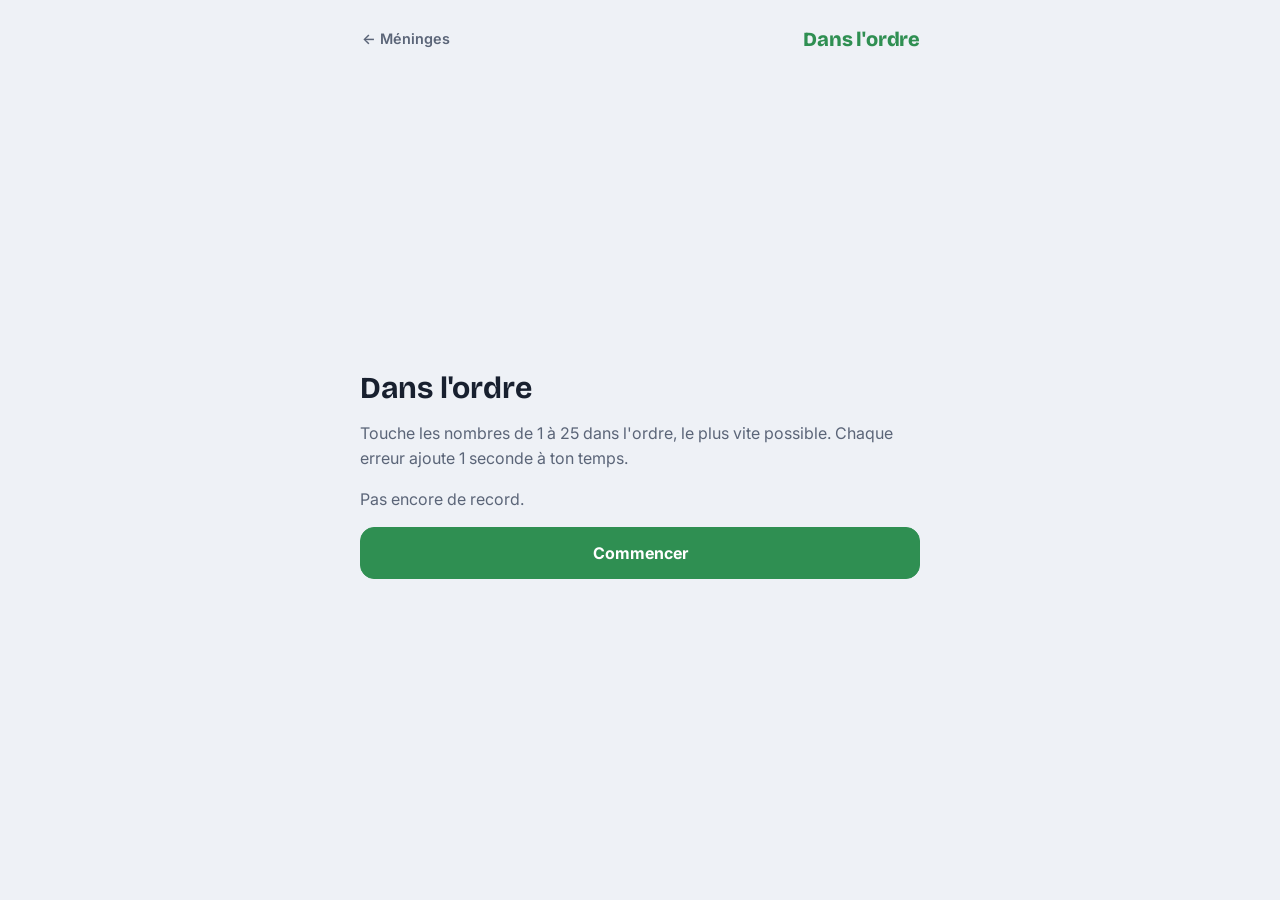
<file: exercices/ordre-nombres/index.html>
<!doctype html>
<html lang="fr">
<head>
<meta charset="utf-8">
<meta name="viewport" content="width=device-width, initial-scale=1, viewport-fit=cover">
<title>Dans l'ordre · Méninges</title>
<meta name="apple-mobile-web-app-capable" content="yes">
<meta name="mobile-web-app-capable" content="yes">
<meta name="apple-mobile-web-app-title" content="Méninges">
<link rel="apple-touch-icon" href="../../icones/apple-touch-icon.png">
<link rel="icon" type="image/png" sizes="32x32" href="../../icones/favicon-32.png">
<link rel="manifest" href="../../manifest.webmanifest">
<link rel="preconnect" href="https://fonts.googleapis.com">
<link rel="preconnect" href="https://fonts.gstatic.com" crossorigin>
<link rel="stylesheet" href="https://fonts.googleapis.com/css2?family=Bricolage+Grotesque:opsz,wght@12..96,600;12..96,800&family=Inter:wght@400;500;600;700&display=swap">
<link rel="stylesheet" href="../../commun/style.css">
<style>
  :root { --exo: #2f8f52; }

  /* En-tête du jeu : nombre à trouver à gauche, chrono à droite */
  .tete { display: flex; align-items: flex-end; justify-content: space-between; gap: 12px; }
  .cible { display: flex; align-items: baseline; gap: 10px; color: var(--muted); font-weight: 600; }
  .cible b { font: 800 2.6rem/1 var(--f-display); color: var(--exo); min-width: 2ch; font-variant-numeric: tabular-nums; }
  .temps { position: relative; font: 800 1.6rem/1 var(--f-display); font-variant-numeric: tabular-nums; }
  .penalite {
    position: absolute; right: 0; bottom: calc(100% + 4px); white-space: nowrap;
    font: 700 1rem var(--f-body); color: var(--faux); animation: monte .8s ease-out forwards;
  }
  @keyframes monte { from { transform: translateY(6px); opacity: 1; } to { transform: translateY(-10px); opacity: 0; } }

  /* Grille 5 × 5 : toute la largeur, cases carrées, limitée en hauteur pour ne jamais défiler */
  .grille {
    display: grid; grid-template-columns: repeat(5, 1fr); gap: 7px;
    width: min(100%, calc(100svh - 230px)); margin: 0 auto; aspect-ratio: 1;
    touch-action: none; user-select: none; -webkit-user-select: none; -webkit-touch-callout: none;
  }
  .case {
    min-width: 44px; min-height: 44px; aspect-ratio: 1; border: 0; border-radius: 12px; padding: 0;
    background: var(--key); color: var(--ink); cursor: pointer; touch-action: none;
    font: 800 clamp(1.4rem, 7.5vw, 2.3rem)/1 var(--f-display); font-variant-numeric: tabular-nums;
    transition: background-color .15s, color .15s;
  }
  /* Case trouvée : elle se vide (simple contour), la grille reste en place */
  .case.trouvee { background: transparent; color: transparent; box-shadow: inset 0 0 0 2px var(--key); cursor: default; }
  .case.faux { background: var(--faux); color: var(--on-color); }
  .case:focus:not(:focus-visible) { outline: none; }
</style>
</head>
<body>
<div class="app">
  <div class="barre">
    <a class="retour" href="../../../">← Méninges</a>
    <h1><span>Dans l'ordre</span></h1>
  </div>

  <section class="ecran" id="intro">
    <h2>Dans l'ordre</h2>
    <p>Touche les nombres de 1 à 25 dans l'ordre, le plus vite possible. Chaque erreur ajoute 1 seconde à ton temps.</p>
    <p id="record-intro"></p>
    <div class="actions"><button class="btn principal" id="b-commencer" type="button">Commencer</button></div>
  </section>

  <section class="ecran" id="decompte" hidden><div class="compte" id="compte"></div></section>

  <section class="ecran" id="jeu" hidden>
    <div class="tete">
      <div class="cible"><span>Cherche le</span><b id="prochain" aria-live="polite">1</b></div>
      <div class="temps"><span class="penalite" id="penalite" hidden>+1 s</span><span id="chrono">0,0 s</span></div>
    </div>
    <div class="progression"><i id="barre"></i></div>
    <div class="grille" id="grille"></div>
  </section>

  <section class="ecran" id="resultat" hidden>
    <h2 id="titre-resultat">Terminé !</h2>
    <div class="score" id="score"></div>
    <div><span class="record" id="badge-record" hidden>Nouveau record</span></div>
    <p class="detail" id="detail"></p>
    <div class="actions">
      <button class="btn principal" id="b-rejouer" type="button">Rejouer</button>
      <a class="btn" href="../../../" style="text-align:center;text-decoration:none">Autres exercices</a>
    </div>
  </section>
</div>

<script src="../../commun/commun.js"></script>
<script src="logique.js"></script>
<script>
const SLUG = "ordre-nombres";
const M = Meninges;
const L = OrdreNombres;
const $ = id => document.getElementById(id);

let partie = null;
let anim = 0;
let enCours = false;
const cases = new Map(); // nombre -> bouton

function afficherRecord() {
  const r = M.meilleur(SLUG);
  $("record-intro").textContent = r === null ? "Pas encore de record." : "Ton record : " + M.formatScore(SLUG, r);
}

function commencer() {
  if (enCours) return;
  enCours = true;
  M.montrer("decompte");
  M.compteARebours($("compte"), demarrerJeu);
}

function demarrerJeu() {
  const grille = $("grille");
  grille.textContent = "";
  cases.clear();
  partie = L.creerPartie(M.melanger, M.maintenant());
  partie.grille.forEach(n => {
    const b = document.createElement("button");
    b.type = "button"; b.className = "case"; b.textContent = n; b.dataset.n = n;
    cases.set(n, b);
    grille.appendChild(b);
  });
  $("prochain").textContent = "1";
  $("barre").style.width = "0%";
  $("penalite").hidden = true;
  M.montrer("jeu");
  partie.debut = M.maintenant(); // le chrono part quand la grille est visible
  tic();
}

function tic() {
  $("chrono").textContent = M.formatTemps(L.tempsTotal(partie, M.maintenant())) + " s";
  if (partie.fin === null) anim = requestAnimationFrame(tic);
}

function jouer(n) {
  if (!partie || partie.fin !== null) return;
  const b = cases.get(n);
  const res = L.toucher(partie, n, M.maintenant());
  if (res === "ignore") return;
  if (res === "faux") {
    b.classList.remove("faux", "flash-faux");
    void b.offsetWidth; // relance l'animation si on retouche la même case
    b.classList.add("faux", "flash-faux");
    clearTimeout(b._t);
    b._t = setTimeout(() => b.classList.remove("faux", "flash-faux"), 350);
    const p = $("penalite");
    p.hidden = true; void p.offsetWidth; p.hidden = false;
    clearTimeout(p._t);
    p._t = setTimeout(() => { p.hidden = true; }, 800);
    M.vibrer(40);
    return;
  }
  b.classList.remove("faux", "flash-faux");
  b.classList.add("trouvee");
  b.setAttribute("aria-disabled", "true");
  $("barre").style.width = ((partie.prochain - 1) / L.TAILLE * 100) + "%";
  if (res === "fin") { finir(); return; }
  $("prochain").textContent = partie.prochain;
}

function finir() {
  cancelAnimationFrame(anim);
  $("prochain").textContent = "✓";
  tic(); // affiche le temps final exact
  setTimeout(terminer, 350);
}

function terminer() {
  const brut = L.tempsBrut(partie), pen = L.penalites(partie), score = L.tempsTotal(partie);
  const r = M.enregistrer(SLUG, score);
  $("score").innerHTML = M.echap(M.formatScore(SLUG, score));
  $("badge-record").hidden = !r.record;
  $("titre-resultat").textContent = r.record ? "Plus rapide que jamais !" : (partie.erreurs === 0 ? "Sans faute !" : "Terminé !");
  const e = partie.erreurs;
  let detail = "Temps de recherche : " + M.formatTemps(brut) + " s. ";
  detail += e === 0 ? "Aucune erreur, donc aucune pénalité."
    : e + (e > 1 ? " erreurs" : " erreur") + ", soit +" + (pen / 1000) + " s de pénalité.";
  if (!r.record && !r.premier) detail += " Ton record : " + M.formatScore(SLUG, r.meilleur) + ".";
  $("detail").textContent = detail;
  enCours = false;
  M.montrer("resultat");
  afficherRecord();
}

// Réaction dès l'appui (pointerdown) pour que ce soit vif au doigt.
const grille = $("grille");
grille.addEventListener("pointerdown", e => {
  const b = e.target.closest(".case");
  if (!b || (e.pointerType === "mouse" && e.button !== 0)) return;
  e.preventDefault(); // pas de focus, de sélection ni de clic simulé
  jouer(Number(b.dataset.n));
});
// Clavier seulement (Entrée / Espace) : un clic venant d'un pointeur a detail > 0 et est ignoré.
grille.addEventListener("click", e => {
  const b = e.target.closest(".case");
  if (b && e.detail === 0) jouer(Number(b.dataset.n));
});
grille.addEventListener("contextmenu", e => e.preventDefault());

$("b-commencer").onclick = commencer;
$("b-rejouer").onclick = commencer;
afficherRecord();
</script>
</body>
</html>
</file>
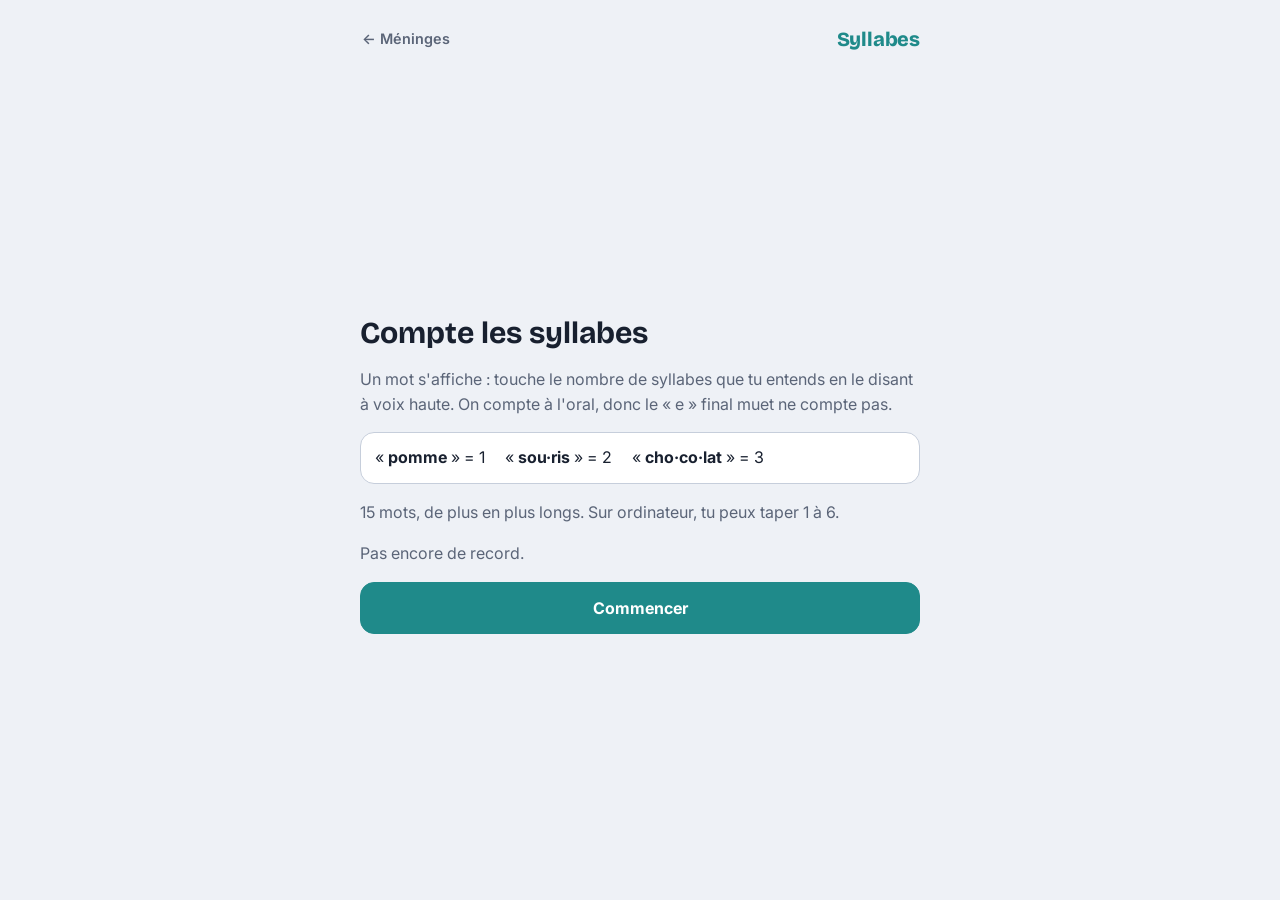
<file: exercices/syllabes/index.html>
<!doctype html>
<html lang="fr">
<head>
<meta charset="utf-8">
<meta name="viewport" content="width=device-width, initial-scale=1, viewport-fit=cover">
<title>Compte les syllabes · Méninges</title>
<meta name="apple-mobile-web-app-capable" content="yes">
<meta name="mobile-web-app-capable" content="yes">
<meta name="apple-mobile-web-app-title" content="Méninges">
<link rel="apple-touch-icon" href="../../icones/apple-touch-icon.png">
<link rel="icon" type="image/png" sizes="32x32" href="../../icones/favicon-32.png">
<link rel="manifest" href="../../manifest.webmanifest">
<link rel="preconnect" href="https://fonts.googleapis.com">
<link rel="preconnect" href="https://fonts.gstatic.com" crossorigin>
<link rel="stylesheet" href="https://fonts.googleapis.com/css2?family=Bricolage+Grotesque:opsz,wght@12..96,600;12..96,800&family=Inter:wght@400;500;600;700&display=swap">
<link rel="stylesheet" href="../../commun/style.css">
<style>
  :root { --exo: #1f8a8a; }
  html, body { touch-action: manipulation; }
  .exemple { background: var(--surface); border: 1px solid var(--line); border-radius: 14px; padding: 12px 14px; color: var(--ink); line-height: 1.6; }
  .exemple { display: flex; flex-wrap: wrap; gap: 4px 20px; }
  .exemple span { white-space: nowrap; }
  .exemple b { font-weight: 700; }

  #jeu { justify-content: flex-start; gap: 14px; }
  .mot-carte {
    flex: 1; min-height: 150px; max-height: 260px; display: flex; flex-direction: column; align-items: center; justify-content: center; gap: 12px;
    background: var(--surface); border: 1px solid var(--line); border-radius: 18px; padding: 16px 12px; overflow: hidden;
  }
  .mot {
    font-family: var(--f-display); font-weight: 800; font-size: 46px; line-height: 1.1; letter-spacing: -.01em;
    white-space: nowrap; max-width: 100%; text-align: center; color: var(--ink);
  }
  .decoupe { min-height: 2.6em; text-align: center; font-weight: 600; font-size: 1.05rem; line-height: 1.3; color: var(--muted); }
  .decoupe strong { display: block; font-family: var(--f-display); font-size: 1.45rem; letter-spacing: .02em; }
  .decoupe.bon strong { color: var(--bon); }
  .decoupe.faux { color: var(--faux); }
  .decoupe.faux strong { color: var(--ink); }
  .question { text-align: center; color: var(--muted); font-weight: 600; margin: 0; }
  #choix { --cols: 3; }
  #choix .reponse { min-height: 72px; font-size: 1.8rem; }
  #choix .reponse:disabled { cursor: default; }
  #choix .reponse:disabled:not(.bon):not(.faux) { opacity: .55; }
  .rates { margin-top: 4px; font-size: .95rem; }
  @media (max-height: 700px) {
    .mot-carte { min-height: 130px; }
    #choix .reponse { min-height: 64px; }
  }
</style>
</head>
<body>
<div class="app">
  <div class="barre">
    <a class="retour" href="../../../">← Méninges</a>
    <h1><span>Syllabes</span></h1>
  </div>

  <section class="ecran" id="intro">
    <h2>Compte les syllabes</h2>
    <p>Un mot s'affiche : touche le nombre de syllabes que tu entends en le disant à voix haute. On compte à l'oral, donc le « e » final muet ne compte pas.</p>
    <div class="exemple"><span>«&nbsp;<b>pomme</b>&nbsp;» =&nbsp;1</span> <span>«&nbsp;<b>sou·ris</b>&nbsp;» =&nbsp;2</span> <span>«&nbsp;<b>cho·co·lat</b>&nbsp;» =&nbsp;3</span></div>
    <p>15 mots, de plus en plus longs. Sur ordinateur, tu peux taper 1 à 6.</p>
    <p id="record-intro"></p>
    <div class="actions"><button class="btn principal" id="b-commencer" type="button">Commencer</button></div>
  </section>

  <section class="ecran" id="decompte" hidden><div class="compte" id="compte"></div></section>

  <section class="ecran" id="jeu" hidden>
    <div class="info"><span id="etape">1 / 15</span><span id="chrono">0,0 s</span></div>
    <div class="progression"><i id="barre"></i></div>
    <div class="mot-carte" id="carte">
      <div class="mot" id="mot"></div>
      <div class="decoupe" id="decoupe" aria-live="polite"></div>
    </div>
    <p class="question">Combien de syllabes ?</p>
    <div class="reponses" id="choix">
      <button class="reponse" type="button" data-n="1">1</button>
      <button class="reponse" type="button" data-n="2">2</button>
      <button class="reponse" type="button" data-n="3">3</button>
      <button class="reponse" type="button" data-n="4">4</button>
      <button class="reponse" type="button" data-n="5">5</button>
      <button class="reponse" type="button" data-n="6">6</button>
    </div>
  </section>

  <section class="ecran" id="resultat" hidden>
    <h2 id="titre-resultat">Terminé !</h2>
    <div class="score" id="score"></div>
    <div><span class="record" id="badge-record" hidden>Nouveau record</span></div>
    <p class="detail" id="detail"></p>
    <p class="detail rates" id="rates" hidden></p>
    <div class="actions">
      <button class="btn principal" id="b-rejouer" type="button">Rejouer</button>
      <a class="btn" href="../../../" style="text-align:center;text-decoration:none">Autres exercices</a>
    </div>
  </section>
</div>

<script src="../../commun/commun.js"></script>
<script src="mots.js"></script>
<script src="logique.js"></script>
<script>
const SLUG = "syllabes";
const M = Meninges;
const L = SyllabesLogique;
const PAUSE_BON = 650, PAUSE_FAUX = 1600;

const $ = id => document.getElementById(id);
const boutons = [...document.querySelectorAll("#choix .reponse")];

let partie = [], index = 0, bonnes = 0, rates = [];
let tempsCumule = 0, debutMot = 0, enAttente = true, minuteur = null, chronoT = null, jeton = 0;

function afficherRecord() {
  const r = M.meilleur(SLUG);
  $("record-intro").textContent = r === null ? "Pas encore de record." : "Ton record : " + M.formatScore(SLUG, r);
}

function commencer() {
  jeton++;
  clearTimeout(minuteur); clearInterval(chronoT);
  enAttente = true;
  M.montrer("decompte");
  const j = jeton;
  M.compteARebours($("compte"), () => { if (j === jeton) demarrerJeu(); });
}

function demarrerJeu() {
  partie = L.tirerPartie(window.MOTS_SYLLABES);
  index = 0; bonnes = 0; rates = []; tempsCumule = 0;
  M.montrer("jeu");
  chronoT = setInterval(majChrono, 100);
  afficherMot();
}

function tempsEcoule() { return tempsCumule + (enAttente ? 0 : M.maintenant() - debutMot); }
function majChrono() { $("chrono").textContent = M.formatTemps(tempsEcoule()) + " s"; }

// Réduit la taille du mot jusqu'à ce qu'il tienne sur une ligne
function ajusterTaille(el) {
  let t = 46;
  el.style.fontSize = t + "px";
  const max = el.parentElement.clientWidth - 24;
  while (el.scrollWidth > max && t > 18) { t -= 2; el.style.fontSize = t + "px"; }
}

function afficherMot() {
  const [mot] = partie[index];
  $("etape").textContent = (index + 1) + " / " + L.NB_MOTS;
  $("barre").style.width = (index / L.NB_MOTS * 100) + "%";
  const elMot = $("mot");
  elMot.textContent = mot;
  ajusterTaille(elMot);
  const dec = $("decoupe");
  dec.className = "decoupe"; dec.innerHTML = "";
  $("carte").classList.remove("flash-bon", "flash-faux");
  boutons.forEach(b => { b.className = "reponse"; b.disabled = false; });
  debutMot = M.maintenant();
  enAttente = false;
}

function repondre(n) {
  if (enAttente) return;
  enAttente = true;
  tempsCumule += M.maintenant() - debutMot;
  majChrono();
  const entree = partie[index];
  const juste = L.verifier(entree, n);
  const dec = $("decoupe");
  boutons.forEach(b => {
    b.disabled = true;
    const v = +b.dataset.n;
    if (v === entree[1]) b.classList.add("bon");
    else if (v === n) b.classList.add("faux");
  });
  const carte = $("carte");
  void carte.offsetWidth; // relance l'animation
  if (juste) {
    bonnes++;
    carte.classList.add("flash-bon");
    dec.className = "decoupe bon";
    dec.innerHTML = "<strong>" + M.echap(entree[2]) + "</strong>";
  } else {
    rates.push(entree);
    carte.classList.add("flash-faux");
    M.vibrer(60);
    dec.className = "decoupe faux";
    dec.innerHTML = "<strong>" + M.echap(entree[2]) + "</strong>" + entree[1] + " syllabe" + (entree[1] > 1 ? "s" : "");
  }
  $("barre").style.width = ((index + 1) / L.NB_MOTS * 100) + "%";
  const j = jeton;
  minuteur = setTimeout(() => {
    if (j !== jeton) return;
    index++;
    if (index < L.NB_MOTS) afficherMot(); else terminer();
  }, juste ? PAUSE_BON : PAUSE_FAUX);
}

function terminer() {
  clearInterval(chronoT);
  const r = M.enregistrer(SLUG, bonnes);
  $("score").innerHTML = M.echap(M.formatScore(SLUG, bonnes));
  $("badge-record").hidden = !r.record;
  $("titre-resultat").textContent = bonnes === L.NB_MOTS ? "Sans faute !" : bonnes >= 12 ? "Très bien !" : bonnes >= 8 ? "Bien joué !" : "Terminé !";
  const s = Math.round(tempsCumule / 1000);
  $("detail").textContent = bonnes + (bonnes > 1 ? " bonnes réponses" : " bonne réponse") + " en " + s + " s.";
  const elRates = $("rates");
  elRates.hidden = rates.length === 0;
  elRates.textContent = rates.length ? "À revoir : " + rates.map(e => e[2] + " (" + e[1] + ")").join(", ") + "." : "";
  M.montrer("resultat");
  afficherRecord();
}

boutons.forEach(b => b.addEventListener("click", () => repondre(+b.dataset.n)));
document.addEventListener("keydown", e => {
  if ($("jeu").hidden || e.repeat || e.ctrlKey || e.metaKey || e.altKey) return;
  const n = parseInt(e.key, 10);
  if (n >= 1 && n <= 6) { e.preventDefault(); repondre(n); }
});
window.addEventListener("resize", () => { if (!$("jeu").hidden) ajusterTaille($("mot")); });
$("b-commencer").onclick = commencer;
$("b-rejouer").onclick = commencer;
afficherRecord();
</script>
</body>
</html>
</file>
<file: commun/style.css>
/* Méninges : styles partagés par l'accueil et tous les exercices.
   Mise en page : une colonne centrée (max 560px), en-tête fin, écrans plein cadre. */
:root {
  --bg: #eef1f6;
  --surface: #ffffff;
  --ink: #18202f;
  --muted: #5b6578;
  --line: #c6cedb;
  --key: #dde3ec;
  --accent: #2c5bd6;      /* couleur par défaut ; chaque exercice peut redéfinir --exo */
  --exo: var(--accent);
  --exo-texte: var(--exo); /* couleur de l'exercice utilisée comme TEXTE (éclaircie en thème sombre) */
  --bon: #2f8f52;
  --faux: #c8442f;
  --on-color: #ffffff;
  --shadow: 0 10px 40px rgba(20, 30, 50, .16);
  --f-display: "Bricolage Grotesque", "Segoe UI", system-ui, sans-serif;
  --f-body: "Inter", "Segoe UI", system-ui, -apple-system, sans-serif;
  color-scheme: light;
}
@media (prefers-color-scheme: dark) { :root {
  --bg: #11161f; --surface: #1b2230; --ink: #e9edf4; --muted: #9aa5b8; --line: #364055;
  --key: #2a3344; --accent: #7a9cff; --bon: #3a9d5d; --faux: #e0624c;
  --shadow: 0 10px 40px rgba(0, 0, 0, .5); color-scheme: dark;
} }
@media (prefers-color-scheme: dark) { body { --exo-texte: color-mix(in srgb, var(--exo) 55%, #ffffff); } }
* { box-sizing: border-box; }
html, body { height: 100%; margin: 0; }
body {
  background: var(--bg); color: var(--ink); font-family: var(--f-body); font-size: 16px;
  padding: env(safe-area-inset-top, 0px) max(16px, env(safe-area-inset-right, 0px)) env(safe-area-inset-bottom, 0px) max(16px, env(safe-area-inset-left, 0px));
  -webkit-tap-highlight-color: transparent; -webkit-text-size-adjust: 100%; overscroll-behavior: none;
}
[hidden] { display: none !important; }
button { font: inherit; color: inherit; }
:focus-visible { outline: 2px solid var(--exo); outline-offset: 2px; }

.app { min-height: 100%; max-width: 560px; margin: 0 auto; display: flex; flex-direction: column; gap: 14px; padding-block: 10px 16px; }
.barre { display: flex; align-items: center; gap: 10px; min-height: 40px; padding-top: 14px; }
.barre .retour { color: var(--muted); text-decoration: none; font-weight: 600; font-size: .9rem; padding: 6px 2px; flex: none; white-space: nowrap; }
.barre h1 { font-family: var(--f-display); font-weight: 800; font-size: clamp(1rem, 4.8vw, 1.25rem); margin: 0; flex: 1; min-width: 0; text-align: right; letter-spacing: -.01em; white-space: nowrap; overflow: hidden; text-overflow: ellipsis; }
.barre h1 span { color: var(--exo-texte); }

/* Un écran = une étape (intro, compte à rebours, jeu, résultat). Un seul visible à la fois. */
.ecran { flex: 1; display: flex; flex-direction: column; gap: 16px; justify-content: center; }
.ecran h2 { font-family: var(--f-display); font-size: 1.9rem; margin: 0; line-height: 1.1; text-wrap: balance; }
:where(.ecran) p { margin: 0; line-height: 1.55; color: var(--muted); }
.ecran p.interruption { color: var(--ink); background: var(--surface); border: 1px dashed var(--faux); border-radius: 12px; padding: 10px 12px; }
.carte { background: var(--surface); border: 1px solid var(--line); border-radius: 16px; padding: 18px; }

.btn {
  font: 700 1rem var(--f-body); border-radius: 14px; padding: 15px 20px; cursor: pointer; border: 1px solid var(--line);
  background: var(--surface); color: var(--ink); touch-action: manipulation;
}
.btn.principal { background: var(--exo); border-color: var(--exo); color: var(--on-color); }
.btn:active { transform: scale(.98); }
.actions { display: flex; gap: 10px; flex-wrap: wrap; }
.actions .btn { flex: 1; min-width: 140px; }

/* Gros boutons de réponse tactiles */
.reponses { display: grid; grid-template-columns: repeat(var(--cols, 2), 1fr); gap: 10px; }
.reponse {
  min-height: 64px; border-radius: 14px; border: 0; background: var(--key); color: var(--ink);
  font: 800 1.5rem var(--f-display); cursor: pointer; touch-action: manipulation; user-select: none; -webkit-user-select: none;
}
.reponse:active { filter: brightness(.92); }
.reponse.bon { background: var(--bon); color: var(--on-color); }
.reponse.faux { background: var(--faux); color: var(--on-color); }

/* Pavé numérique (calcul, comptage) */
.pave { display: grid; grid-template-columns: repeat(3, 1fr); gap: 8px; }
.pave button { height: 58px; border: 0; border-radius: 12px; background: var(--key); font: 700 1.4rem var(--f-body); cursor: pointer; touch-action: manipulation; }
.pave button.ok { background: var(--exo); color: var(--on-color); font-size: 1rem; }
.pave button:disabled { opacity: .45; cursor: default; }

.compte { font-family: var(--f-display); font-weight: 800; font-size: 6rem; text-align: center; color: var(--exo-texte); }
.progression { height: 6px; background: var(--key); border-radius: 99px; overflow: hidden; }
.progression > i { display: block; height: 100%; background: var(--exo); width: 0; transition: width .2s; }
.info { display: flex; justify-content: space-between; color: var(--muted); font-weight: 600; font-size: .9rem; font-variant-numeric: tabular-nums; }

/* Écran de résultat */
.score { font-family: var(--f-display); font-weight: 800; font-size: 3.4rem; line-height: 1; color: var(--exo-texte); font-variant-numeric: tabular-nums; }
.score small { font-size: 1.1rem; color: var(--muted); font-weight: 600; margin-left: 6px; }
.record { display: inline-block; background: var(--exo); color: var(--on-color); font-weight: 700; font-size: .8rem; padding: 4px 10px; border-radius: 99px; letter-spacing: .03em; }
.detail { color: var(--muted); line-height: 1.5; }

.flash-bon { animation: flashbon .35s; } .flash-faux { animation: flashfaux .35s; }
@keyframes flashbon { 50% { box-shadow: 0 0 0 4px var(--bon); } }
@keyframes flashfaux { 30%,70% { transform: translateX(-5px); } 50% { transform: translateX(5px); } }
@media (prefers-reduced-motion: reduce) { * { animation: none !important; transition: none !important; } }
</file>
